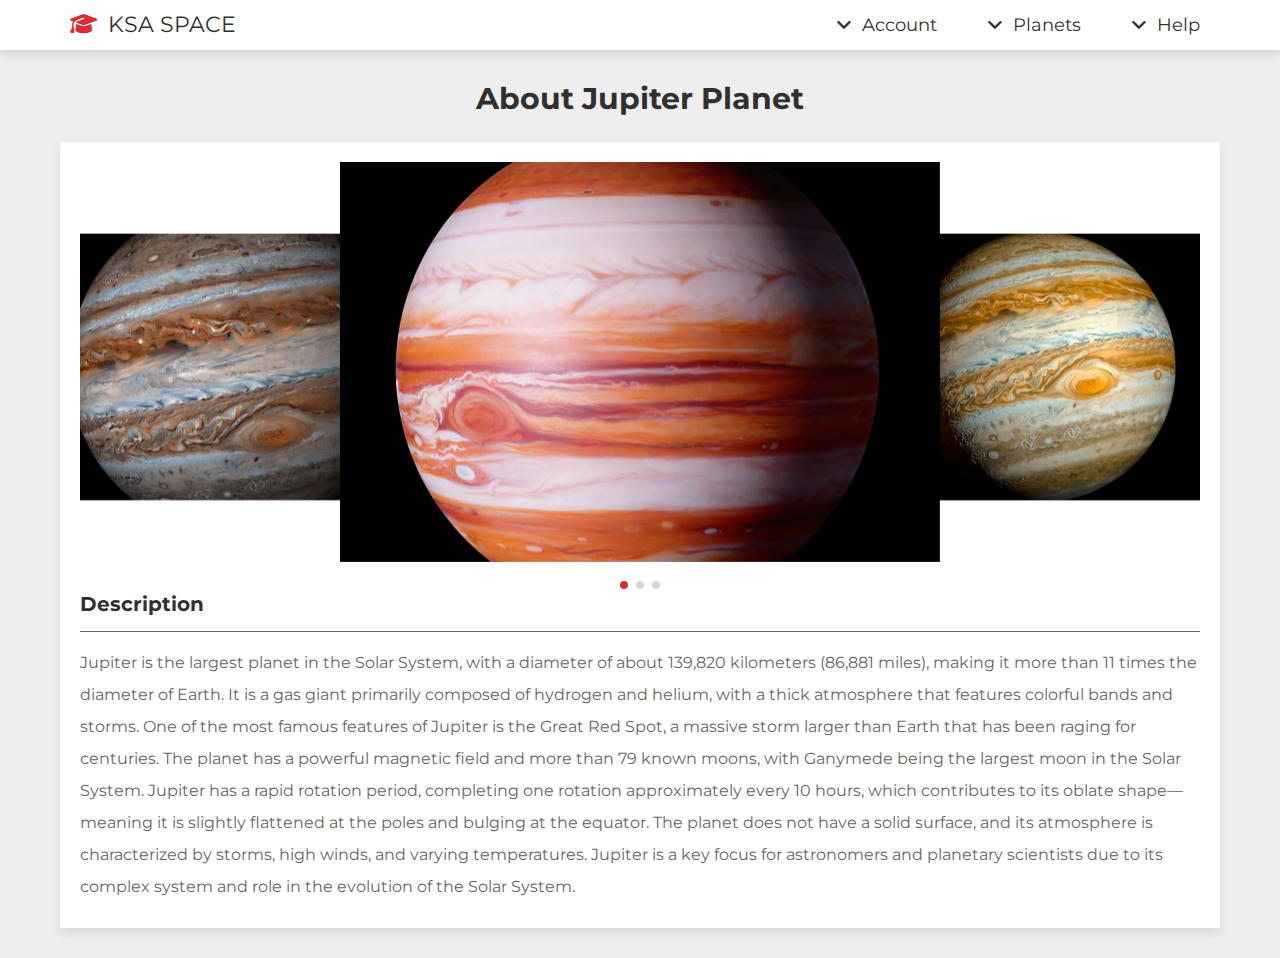
<file: jupiterplanet.html>
<!DOCTYPE html>
<html lang="en">

<head>
    <meta charset="UTF-8">
    <meta http-equiv="X-UA-Compatible" content="IE=edge">
    <meta name="viewport" content="width=device-width, initial-scale=1.0">
    <title>Jupiter Planet</title>

    <link rel="stylesheet" href="https://cdn.jsdelivr.net/npm/swiper@8/swiper-bundle.min.css" />

    <!-- font awesome cdn link  -->
    <link rel="stylesheet" href="https://cdnjs.cloudflare.com/ajax/libs/font-awesome/6.2.0/css/all.min.css">
    <link rel="stylesheet" href="css/Style1.css">
</head>

<body>
    <header class="header">
        <nav class="navbar nav-2">
            <section class="flex">
                <div id="menu-btn" class="fas fa-bars"></div>
    
                <div class="menu">
                    <ul >
                        <li><a href=" #">Account<i class="fas fa-angle-down" style="margin-right: 10px;"></i></a>
                            <ul>
                                <li><a href="login.index">Login</a></li>
                                <li><a href="register.index">Register</a>
                            </ul>
                        </li>
                        <li><a href="#">Planets<i class="fas fa-angle-down" style="margin-right: 10px;"></i></a>
                        </li>
                        <li><a href="#">Help<i class="fas fa-angle-down" style="margin-right: 10px;"></i></a>
                            <ul>
                                <li><a href="#">About Us</a></i></li>
                            </ul>
                        </li>
                    </ul>
                </div>
                <a href="index.html" class="logo">KSA SPACE<i class="fa-solid fa-graduation-cap"
                        style="margin-left: 10px;"></i></a>
    
            </section>
        </nav>
    
    </header>
    <!-- view property section starts  -->

    <section class="view-property">

        <h1 class="heading">About Jupiter Planet</h1>
        <div class="details" >
            <div class="swiper images-container">
                <div class="swiper-wrapper">
                    <img src="images/jupiter1.jpg" alt="" class="swiper-slide">
                    <img src="images/jupiter2.jpg" alt="" class="swiper-slide">
                    <img src="images/jupiter3.jpg" alt="" class="swiper-slide">
                </div>
                <div class="swiper-pagination"></div>
            </div>
            <h3 class="title">Description</h3>
            <p class="description">Jupiter is the largest planet in the Solar System, with a diameter of about 139,820 kilometers (86,881 miles), making it more than 11 times the diameter of Earth. It is a gas giant primarily composed of hydrogen and helium, with a thick atmosphere that features colorful bands and storms.

                One of the most famous features of Jupiter is the Great Red Spot, a massive storm larger than Earth that has been raging for centuries. The planet has a powerful magnetic field and more than 79 known moons, with Ganymede being the largest moon in the Solar System.
                
                Jupiter has a rapid rotation period, completing one rotation approximately every 10 hours, which contributes to its oblate shape—meaning it is slightly flattened at the poles and bulging at the equator. The planet does not have a solid surface, and its atmosphere is characterized by storms, high winds, and varying temperatures. Jupiter is a key focus for astronomers and planetary scientists due to its complex system and role in the evolution of the Solar System.
                </p>
        </div>

    </section>










    <script src="https://cdn.jsdelivr.net/npm/swiper@8/swiper-bundle.min.js"></script>
    <!-- custom js file link  -->
    <script src="js/script.js"></script>
    <script>
    var swiper = new Swiper(".images-container", {
        effect: "coverflow",
        grabCursor: true,
        centeredSlides: true,
        slidesPerView: "auto",
        loop: true,
        coverflowEffect: {
            rotate: 0,
            stretch: 0,
            depth: 200,
            modifier: 3,
            slideShadows: true,
        },
        pagination: {
            el: ".swiper-pagination",
        },
    });
    </script>
</body>

</html>
</file>
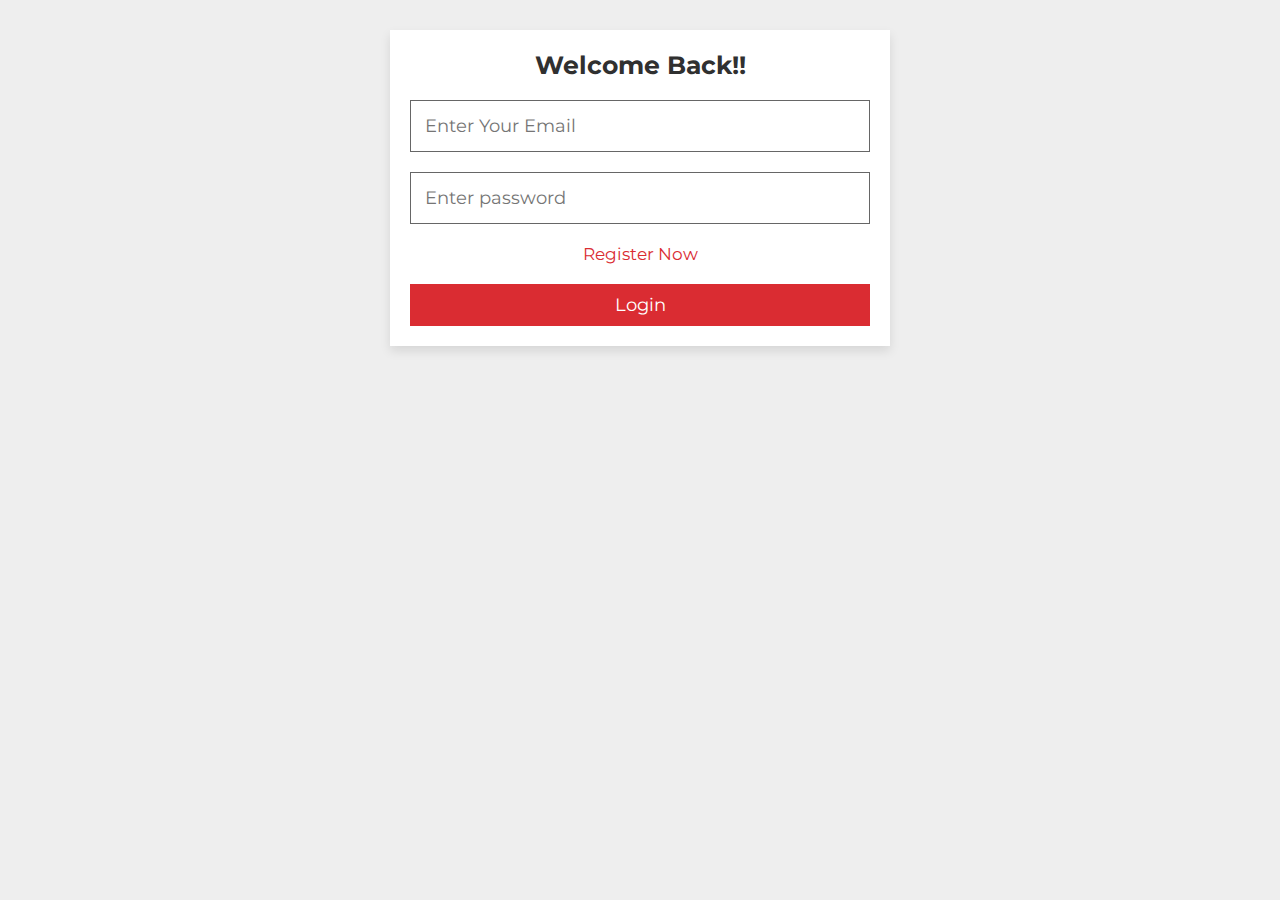
<file: login.html>
<!DOCTYPE html>
<html lang="en">

<head>
   <meta charset="UTF-8">
   <meta http-equiv="X-UA-Compatible" content="IE=edge">
   <meta name="viewport" content="width=device-width, initial-scale=1.0">
   <title>Login</title>

   <!-- font awesome cdn link  -->
   <link rel="stylesheet" href="https://cdnjs.cloudflare.com/ajax/libs/font-awesome/6.2.0/css/all.min.css">

   <!-- custom css file link  -->
   <link rel="stylesheet" href="css/Style1.css">

</head>

<body>

   <!-- login section starts  -->

   <section class="form-container">

      <form method="post" >
         <h3>Welcome back!!</h3>
         <input type="email" name="email" required maxlength="50" placeholder="Enter Your Email" class="box" autofocus>
         <input type="password" name="pass" required maxlength="20" placeholder="Enter password" class="box">
         <p><a href="register.html">Register Now</a></p>
         <input type="submit" value="Login" name="submit" class="btn">
      </form>

   </section>

   <!-- login section ends -->
   <script src="js/script.js"></script>

</body>

</html>
</file>
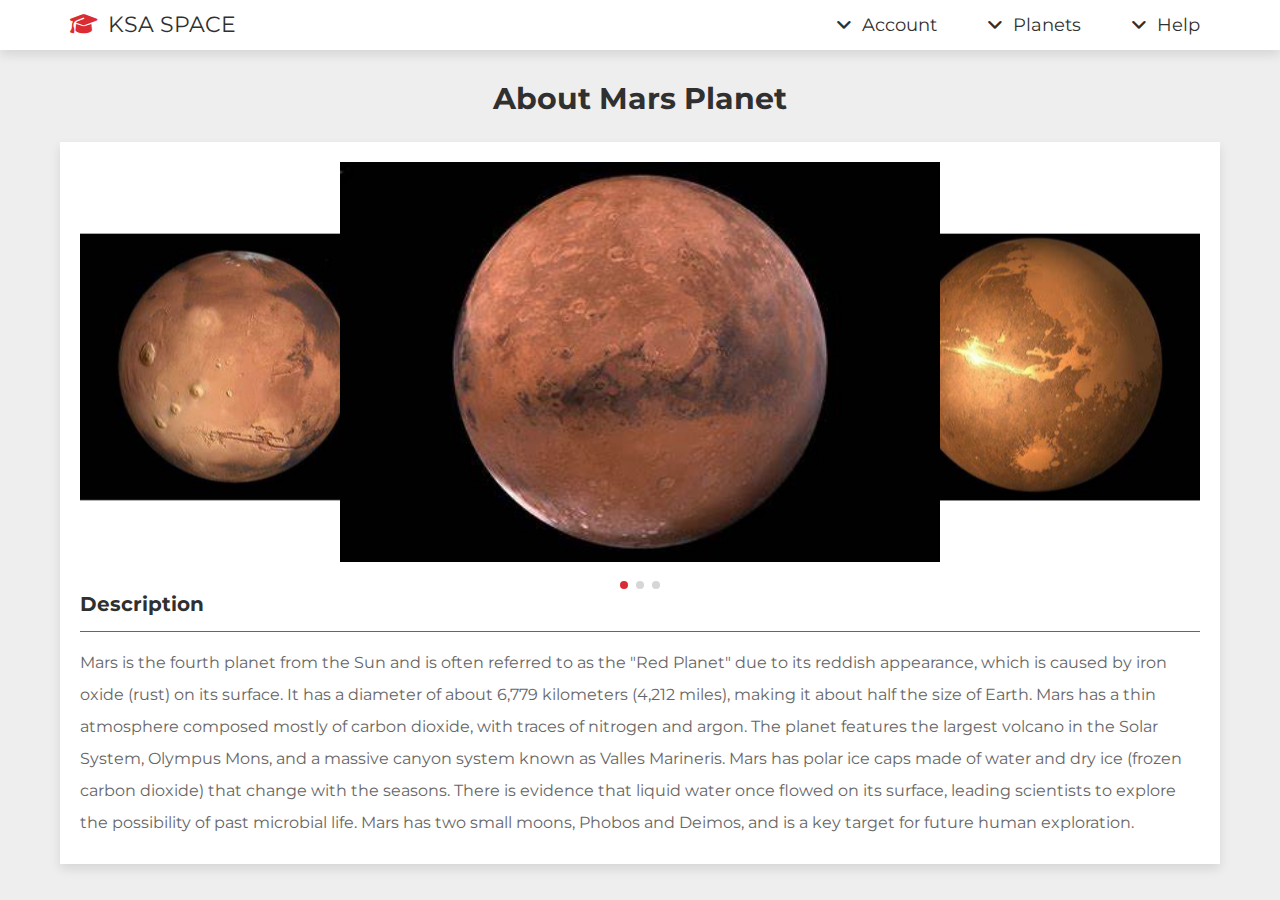
<file: marsplanet.html>
<!DOCTYPE html>
<html lang="en">

<head>
    <meta charset="UTF-8">
    <meta http-equiv="X-UA-Compatible" content="IE=edge">
    <meta name="viewport" content="width=device-width, initial-scale=1.0">
    <title>Mars Planet</title>

    <link rel="stylesheet" href="https://cdn.jsdelivr.net/npm/swiper@8/swiper-bundle.min.css" />

    <!-- font awesome cdn link  -->
    <link rel="stylesheet" href="https://cdnjs.cloudflare.com/ajax/libs/font-awesome/6.2.0/css/all.min.css">
    <link rel="stylesheet" href="css/Style1.css">
</head>

<body>
    <header class="header">
        <nav class="navbar nav-2">
            <section class="flex">
                <div id="menu-btn" class="fas fa-bars"></div>
    
                <div class="menu">
                    <ul >
                        <li><a href=" #">Account<i class="fas fa-angle-down" style="margin-right: 10px;"></i></a>
                            <ul>
                                <li><a href="login.index">Login</a></li>
                                <li><a href="register.index">Register</a>
                            </ul>
                        </li>
                        <li><a href="#">Planets<i class="fas fa-angle-down" style="margin-right: 10px;"></i></a>
                        </li>
                        <li><a href="#">Help<i class="fas fa-angle-down" style="margin-right: 10px;"></i></a>
                            <ul>
                                <li><a href="#">About Us</a></i></li>
                            </ul>
                        </li>
                    </ul>
                </div>
                <a href="index.html" class="logo">KSA SPACE<i class="fa-solid fa-graduation-cap"
                        style="margin-left: 10px;"></i></a>
    
            </section>
        </nav>
    
    </header>
    <!-- view property section starts  -->

    <section class="view-property">

        <h1 class="heading">About Mars Planet</h1>
        <div class="details" >
            <div class="swiper images-container">
                <div class="swiper-wrapper">
                    <img src="images/mars1.jpg" alt="" class="swiper-slide">
                    <img src="images/mars2.jpg" alt="" class="swiper-slide">
                    <img src="images/mars3.jpg" alt="" class="swiper-slide">
                </div>
                <div class="swiper-pagination"></div>
            </div>
            <h3 class="title">Description</h3>
            <p class="description">Mars is the fourth planet from the Sun and is often referred to as the "Red Planet" due to its reddish appearance, which is caused by iron oxide (rust) on its surface. It has a diameter of about 6,779 kilometers (4,212 miles), making it about half the size of Earth. Mars has a thin atmosphere composed mostly of carbon dioxide, with traces of nitrogen and argon.

                The planet features the largest volcano in the Solar System, Olympus Mons, and a massive canyon system known as Valles Marineris. Mars has polar ice caps made of water and dry ice (frozen carbon dioxide) that change with the seasons. There is evidence that liquid water once flowed on its surface, leading scientists to explore the possibility of past microbial life. Mars has two small moons, Phobos and Deimos, and is a key target for future human exploration.
                </p>
        </div>

    </section>










    <script src="https://cdn.jsdelivr.net/npm/swiper@8/swiper-bundle.min.js"></script>
    <!-- custom js file link  -->
    <script src="js/script.js"></script>
    <script>
    var swiper = new Swiper(".images-container", {
        effect: "coverflow",
        grabCursor: true,
        centeredSlides: true,
        slidesPerView: "auto",
        loop: true,
        coverflowEffect: {
            rotate: 0,
            stretch: 0,
            depth: 200,
            modifier: 3,
            slideShadows: true,
        },
        pagination: {
            el: ".swiper-pagination",
        },
    });
    </script>
</body>

</html>
</file>
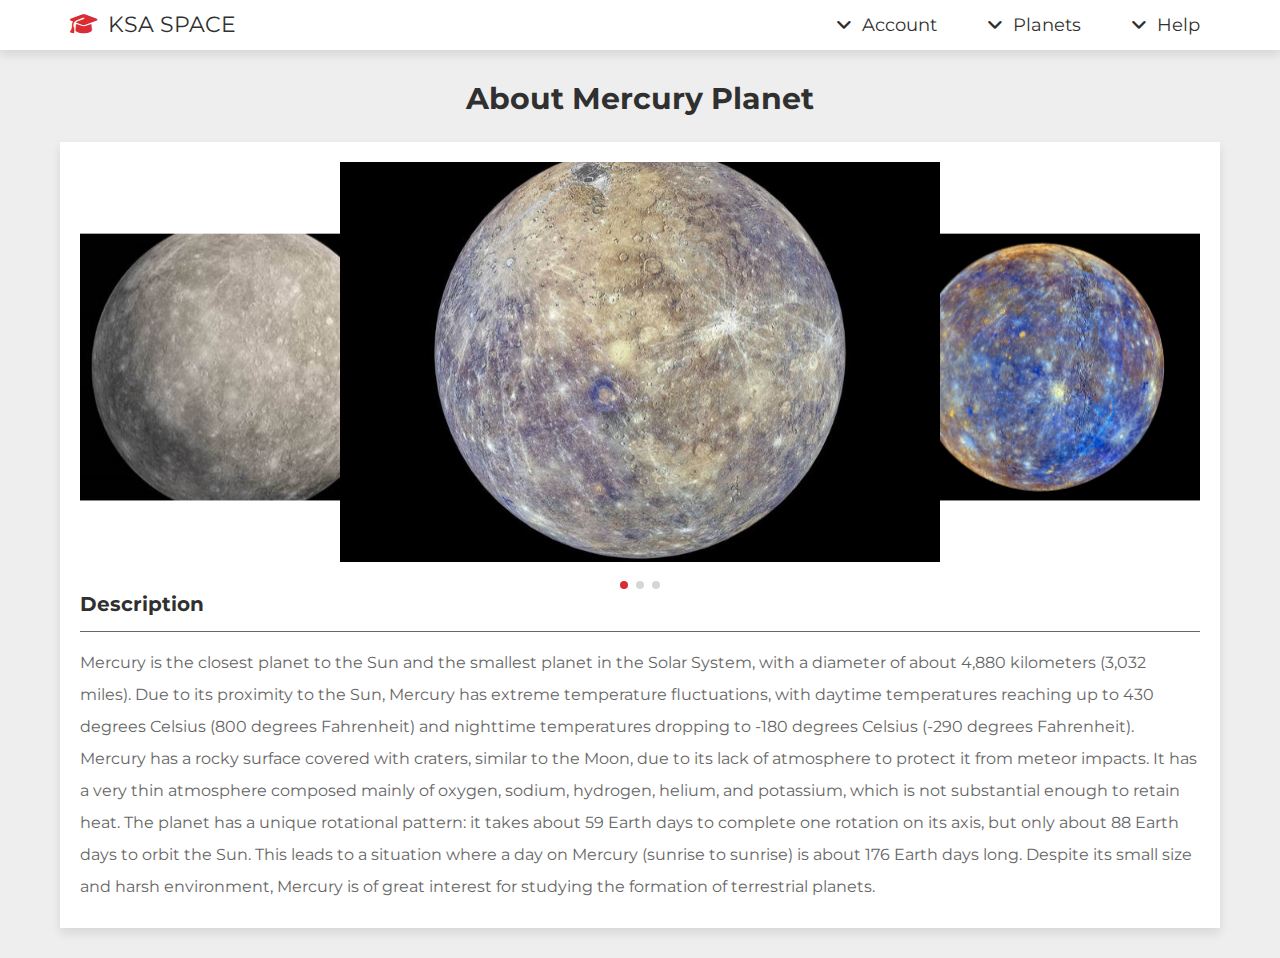
<file: mercuryplanet.html>
<!DOCTYPE html>
<html lang="en">

<head>
    <meta charset="UTF-8">
    <meta http-equiv="X-UA-Compatible" content="IE=edge">
    <meta name="viewport" content="width=device-width, initial-scale=1.0">
    <title>Mercury Planet</title>

    <link rel="stylesheet" href="https://cdn.jsdelivr.net/npm/swiper@8/swiper-bundle.min.css" />

    <!-- font awesome cdn link  -->
    <link rel="stylesheet" href="https://cdnjs.cloudflare.com/ajax/libs/font-awesome/6.2.0/css/all.min.css">
    <link rel="stylesheet" href="css/Style1.css">
</head>

<body>
    <header class="header">
        <nav class="navbar nav-2">
            <section class="flex">
                <div id="menu-btn" class="fas fa-bars"></div>
    
                <div class="menu">
                    <ul >
                        <li><a href=" #">Account<i class="fas fa-angle-down" style="margin-right: 10px;"></i></a>
                            <ul>
                                <li><a href="login.index">Login</a></li>
                                <li><a href="register.index">Register</a>
                            </ul>
                        </li>
                        <li><a href="#">Planets<i class="fas fa-angle-down" style="margin-right: 10px;"></i></a>
                        </li>
                        <li><a href="#">Help<i class="fas fa-angle-down" style="margin-right: 10px;"></i></a>
                            <ul>
                                <li><a href="#">About Us</a></i></li>
                            </ul>
                        </li>
                    </ul>
                </div>
                <a href="index.html" class="logo">KSA SPACE<i class="fa-solid fa-graduation-cap"
                        style="margin-left: 10px;"></i></a>
    
            </section>
        </nav>
    
    </header>
    <!-- view property section starts  -->

    <section class="view-property">

        <h1 class="heading">About Mercury Planet</h1>
        <div class="details" >
            <div class="swiper images-container">
                <div class="swiper-wrapper">
                    <img src="images/mercury1.jpeg" alt="" class="swiper-slide">
                    <img src="images/mercury1.jpg" alt="" class="swiper-slide">
                    <img src="images/mercury2.jpg" alt="" class="swiper-slide">
                </div>
                <div class="swiper-pagination"></div>
            </div>
            <h3 class="title">Description</h3>
            <p class="description">Mercury is the closest planet to the Sun and the smallest planet in the Solar System, with a diameter of about 4,880 kilometers (3,032 miles). Due to its proximity to the Sun, Mercury has extreme temperature fluctuations, with daytime temperatures reaching up to 430 degrees Celsius (800 degrees Fahrenheit) and nighttime temperatures dropping to -180 degrees Celsius (-290 degrees Fahrenheit).

                Mercury has a rocky surface covered with craters, similar to the Moon, due to its lack of atmosphere to protect it from meteor impacts. It has a very thin atmosphere composed mainly of oxygen, sodium, hydrogen, helium, and potassium, which is not substantial enough to retain heat.
                
                The planet has a unique rotational pattern: it takes about 59 Earth days to complete one rotation on its axis, but only about 88 Earth days to orbit the Sun. This leads to a situation where a day on Mercury (sunrise to sunrise) is about 176 Earth days long. Despite its small size and harsh environment, Mercury is of great interest for studying the formation of terrestrial planets.
                </p>
        </div>

    </section>










    <script src="https://cdn.jsdelivr.net/npm/swiper@8/swiper-bundle.min.js"></script>
    <!-- custom js file link  -->
    <script src="js/script.js"></script>
    <script>
    var swiper = new Swiper(".images-container", {
        effect: "coverflow",
        grabCursor: true,
        centeredSlides: true,
        slidesPerView: "auto",
        loop: true,
        coverflowEffect: {
            rotate: 0,
            stretch: 0,
            depth: 200,
            modifier: 3,
            slideShadows: true,
        },
        pagination: {
            el: ".swiper-pagination",
        },
    });
    </script>
</body>

</html>
</file>
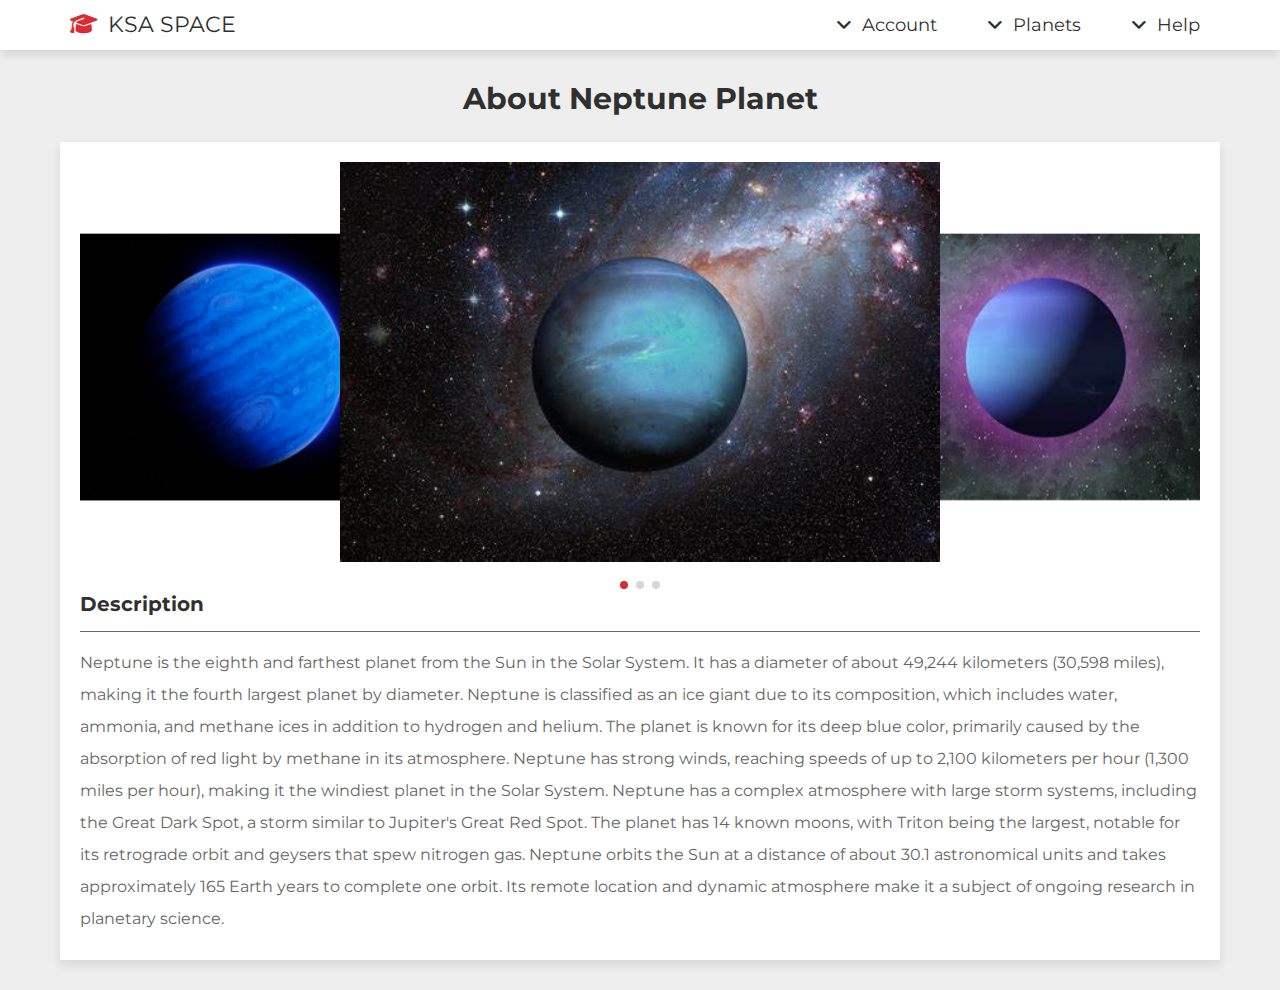
<file: neptuneplanet.html>
<!DOCTYPE html>
<html lang="en">

<head>
    <meta charset="UTF-8">
    <meta http-equiv="X-UA-Compatible" content="IE=edge">
    <meta name="viewport" content="width=device-width, initial-scale=1.0">
    <title>Neptune Planet</title>

    <link rel="stylesheet" href="https://cdn.jsdelivr.net/npm/swiper@8/swiper-bundle.min.css" />

    <!-- font awesome cdn link  -->
    <link rel="stylesheet" href="https://cdnjs.cloudflare.com/ajax/libs/font-awesome/6.2.0/css/all.min.css">
    <link rel="stylesheet" href="css/Style1.css">
</head>

<body>
    <header class="header">
        <nav class="navbar nav-2">
            <section class="flex">
                <div id="menu-btn" class="fas fa-bars"></div>
    
                <div class="menu">
                    <ul >
                        <li><a href=" #">Account<i class="fas fa-angle-down" style="margin-right: 10px;"></i></a>
                            <ul>
                                <li><a href="login.index">Login</a></li>
                                <li><a href="register.index">Register</a>
                            </ul>
                        </li>
                        <li><a href="#">Planets<i class="fas fa-angle-down" style="margin-right: 10px;"></i></a>
                        </li>
                        <li><a href="#">Help<i class="fas fa-angle-down" style="margin-right: 10px;"></i></a>
                            <ul>
                                <li><a href="#">About Us</a></i></li>
                            </ul>
                        </li>
                    </ul>
                </div>
                <a href="index.html" class="logo">KSA SPACE<i class="fa-solid fa-graduation-cap"
                        style="margin-left: 10px;"></i></a>
    
            </section>
        </nav>
    
    </header>
    <!-- view property section starts  -->

    <section class="view-property">

        <h1 class="heading">About Neptune Planet</h1>
        <div class="details" >
            <div class="swiper images-container">
                <div class="swiper-wrapper">
                    <img src="images/neptune1.jpg" alt="" class="swiper-slide">
                    <img src="images/neptune2.jpg" alt="" class="swiper-slide">
                    <img src="images/neptune3.jpg" alt="" class="swiper-slide">
                </div>
                <div class="swiper-pagination"></div>
            </div>
            <h3 class="title">Description</h3>
            <p class="description">Neptune is the eighth and farthest planet from the Sun in the Solar System. It has a diameter of about 49,244 kilometers (30,598 miles), making it the fourth largest planet by diameter. Neptune is classified as an ice giant due to its composition, which includes water, ammonia, and methane ices in addition to hydrogen and helium.

                The planet is known for its deep blue color, primarily caused by the absorption of red light by methane in its atmosphere. Neptune has strong winds, reaching speeds of up to 2,100 kilometers per hour (1,300 miles per hour), making it the windiest planet in the Solar System.
                
                Neptune has a complex atmosphere with large storm systems, including the Great Dark Spot, a storm similar to Jupiter's Great Red Spot. The planet has 14 known moons, with Triton being the largest, notable for its retrograde orbit and geysers that spew nitrogen gas.
                
                Neptune orbits the Sun at a distance of about 30.1 astronomical units and takes approximately 165 Earth years to complete one orbit. Its remote location and dynamic atmosphere make it a subject of ongoing research in planetary science.
                </p>
        </div>

    </section>










    <script src="https://cdn.jsdelivr.net/npm/swiper@8/swiper-bundle.min.js"></script>
    <!-- custom js file link  -->
    <script src="js/script.js"></script>
    <script>
    var swiper = new Swiper(".images-container", {
        effect: "coverflow",
        grabCursor: true,
        centeredSlides: true,
        slidesPerView: "auto",
        loop: true,
        coverflowEffect: {
            rotate: 0,
            stretch: 0,
            depth: 200,
            modifier: 3,
            slideShadows: true,
        },
        pagination: {
            el: ".swiper-pagination",
        },
    });
    </script>
</body>

</html>
</file>
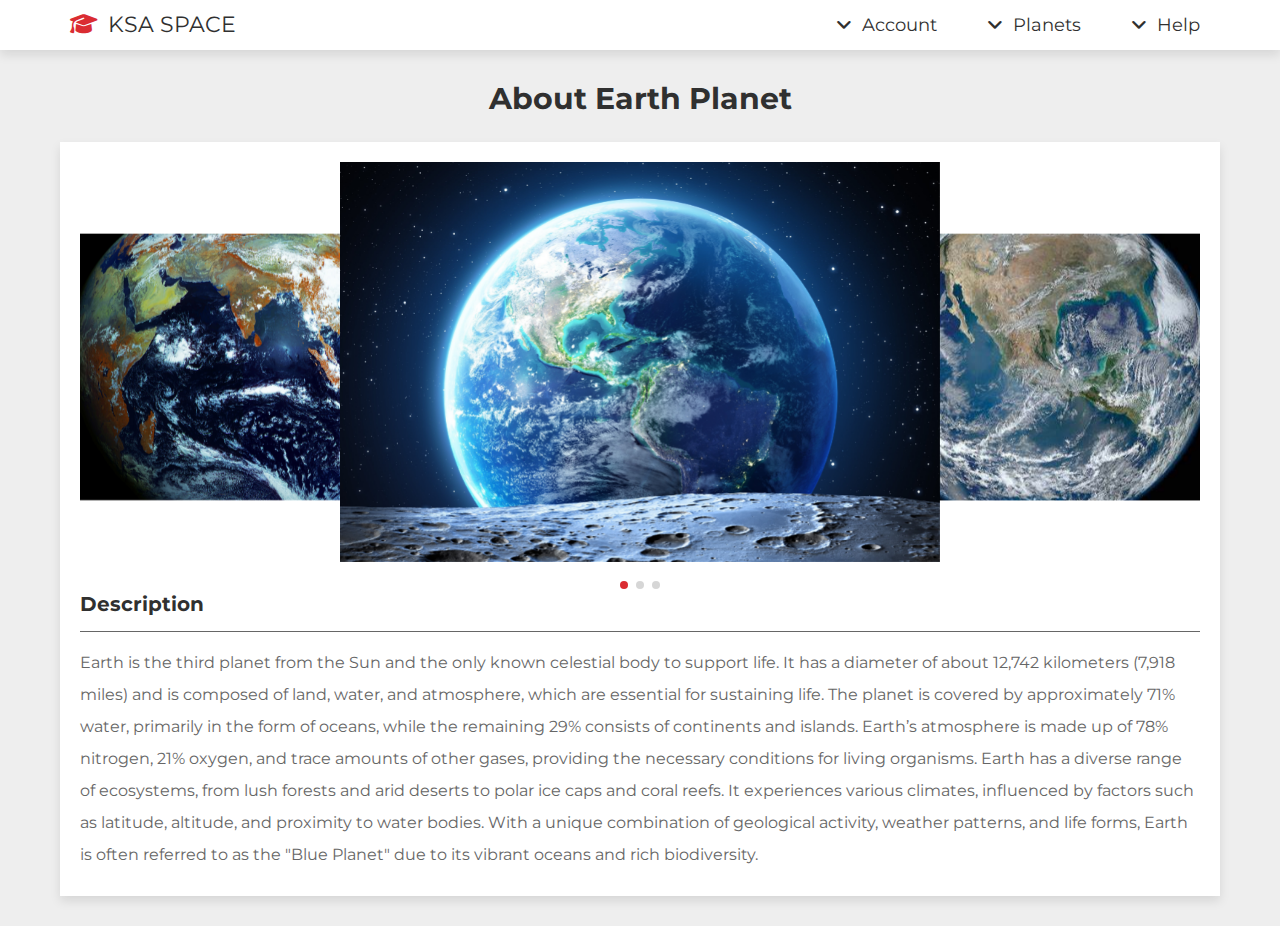
<file: planetEarth.html>
<!DOCTYPE html>
<html lang="en">

<head>
    <meta charset="UTF-8">
    <meta http-equiv="X-UA-Compatible" content="IE=edge">
    <meta name="viewport" content="width=device-width, initial-scale=1.0">
    <title>Earth Planet</title>

    <link rel="stylesheet" href="https://cdn.jsdelivr.net/npm/swiper@8/swiper-bundle.min.css" />

    <!-- font awesome cdn link  -->
    <link rel="stylesheet" href="https://cdnjs.cloudflare.com/ajax/libs/font-awesome/6.2.0/css/all.min.css">

    <!-- custom css file link  -->
    <!-- <link rel="stylesheet" href="css/style.css"> -->
    <link rel="stylesheet" href="css/Style1.css">
</head>

<body>
    <header class="header">
        <nav class="navbar nav-2">
            <section class="flex">
                <div id="menu-btn" class="fas fa-bars"></div>
    
                <div class="menu">
                    <ul >
                        <li><a href=" #">Account<i class="fas fa-angle-down" style="margin-right: 10px;"></i></a>
                            <ul>
                                <li><a href="login.index">Login</a></li>
                                <li><a href="register.index">Register</a>
                            </ul>
                        </li>
                        <li><a href="#">Planets<i class="fas fa-angle-down" style="margin-right: 10px;"></i></a>
                        </li>
                        <li><a href="#">Help<i class="fas fa-angle-down" style="margin-right: 10px;"></i></a>
                            <ul>
                                <li><a href="about.index">About Us</a></i></li>
                            </ul>
                        </li>
                    </ul>
                </div>
                <a href="index.html" class="logo">KSA SPACE<i class="fa-solid fa-graduation-cap"
                        style="margin-left: 10px;"></i></a>
    
            </section>
        </nav>
    
    </header>
    <!-- view property section starts  -->

    <section class="view-property">

        <h1 class="heading">About Earth Planet</h1>
        <div class="details" >
            <div class="swiper images-container">
                <div class="swiper-wrapper">
                    <img src="images/earth1.jpg" alt="" class="swiper-slide">
                    <img src="images/earth2.jpg" alt="" class="swiper-slide">
                    <img src="images/earth3.jpg" alt="" class="swiper-slide">
                </div>
                <div class="swiper-pagination"></div>
            </div>
            <h3 class="title">Description</h3>
            <p class="description">Earth is the third planet from the Sun and the only known celestial body to support life. It has a diameter of about 12,742 kilometers (7,918 miles) and is composed of land, water, and atmosphere, which are essential for sustaining life.

                The planet is covered by approximately 71% water, primarily in the form of oceans, while the remaining 29% consists of continents and islands. Earth’s atmosphere is made up of 78% nitrogen, 21% oxygen, and trace amounts of other gases, providing the necessary conditions for living organisms.
                
                Earth has a diverse range of ecosystems, from lush forests and arid deserts to polar ice caps and coral reefs. It experiences various climates, influenced by factors such as latitude, altitude, and proximity to water bodies.
                
                With a unique combination of geological activity, weather patterns, and life forms, Earth is often referred to as the "Blue Planet" due to its vibrant oceans and rich biodiversity.
                </p>
        </div>

    </section>










    <script src="https://cdn.jsdelivr.net/npm/swiper@8/swiper-bundle.min.js"></script>
    <!-- custom js file link  -->
    <script src="js/script.js"></script>
    <script>
    var swiper = new Swiper(".images-container", {
        effect: "coverflow",
        grabCursor: true,
        centeredSlides: true,
        slidesPerView: "auto",
        loop: true,
        coverflowEffect: {
            rotate: 0,
            stretch: 0,
            depth: 200,
            modifier: 3,
            slideShadows: true,
        },
        pagination: {
            el: ".swiper-pagination",
        },
    });
    </script>
</body>

</html>
</file>
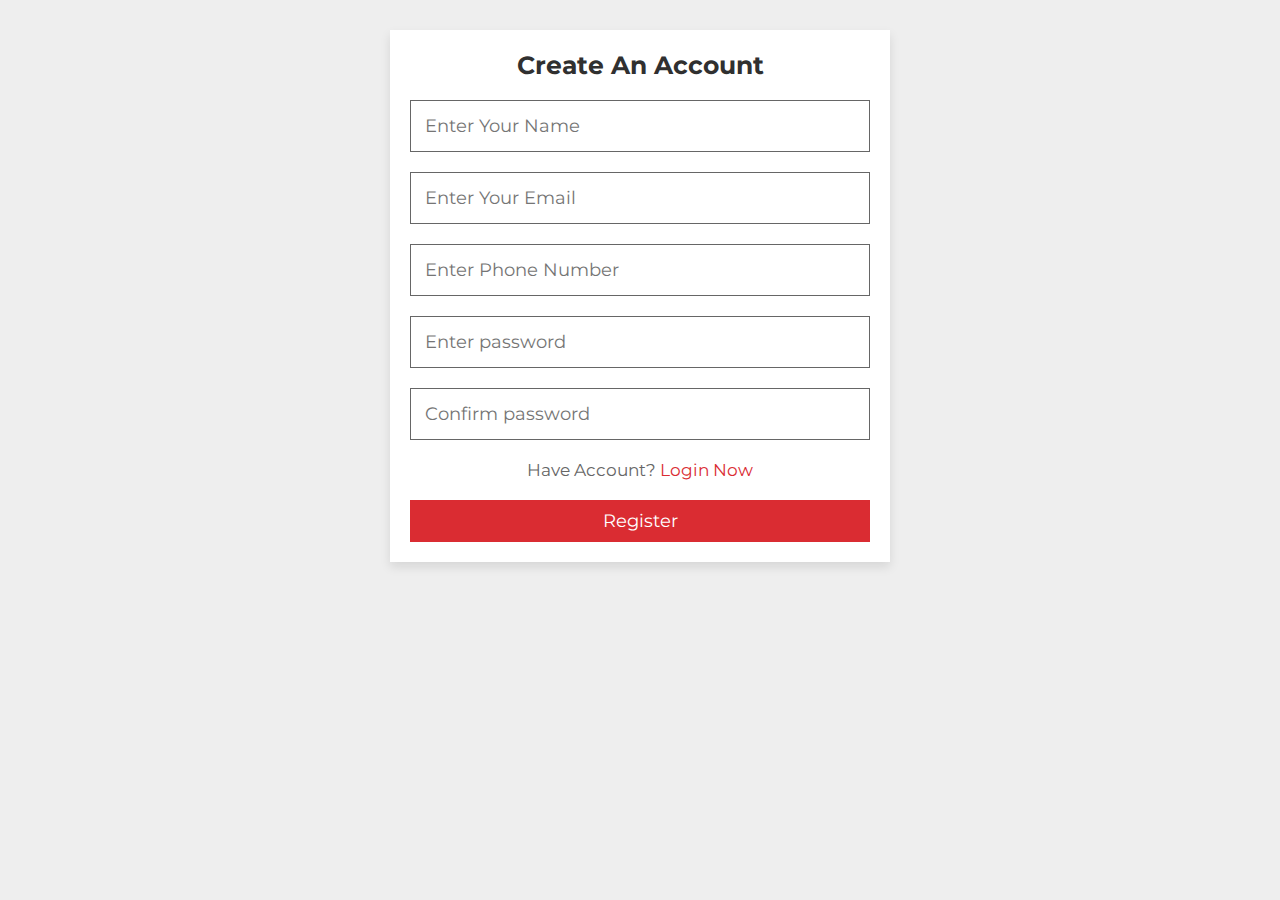
<file: register.html>
<!DOCTYPE html>
<html lang="en">

<head>
   <meta charset="UTF-8">
   <meta http-equiv="X-UA-Compatible" content="IE=edge">
   <meta name="viewport" content="width=device-width, initial-scale=1.0">
   <title>Login</title>

   <!-- font awesome cdn link  -->
   <link rel="stylesheet" href="https://cdnjs.cloudflare.com/ajax/libs/font-awesome/6.2.0/css/all.min.css">

   <!-- custom css file link  -->
   <link rel="stylesheet" href="css/Style1.css">

</head>

<body>

   <!-- login section starts  -->

   <section class="form-container">

      <form method="post" >
         <h3>Create An Account</h3>
         <input type="text" name="name" required maxlength="50" placeholder="Enter Your Name" class="box" autofocus>
         <input type="email" name="email" required maxlength="50" placeholder="Enter Your Email" class="box">
         <input type="tel" id="phone" name='number' min="0" pattern="[0-9]*" title="Number from 1 to 10"
             max="9999999999" maxlength="10" placeholder="Enter Phone Number" class="box" required>
         <input type="password" name="pass" required maxlength="20" placeholder="Enter password" class="box">
         <input type="password" name="c_pass" required maxlength="20" placeholder="Confirm password" class="box">
         <p>Have Account? <a href="login.php">Login Now </a></p>
         <input type="submit" value="Register" name="submit" class="btn">
      </form>

   </section>

   <!-- login section ends -->
   <script src="js/script.js"></script>

</body>

</html>
</file>
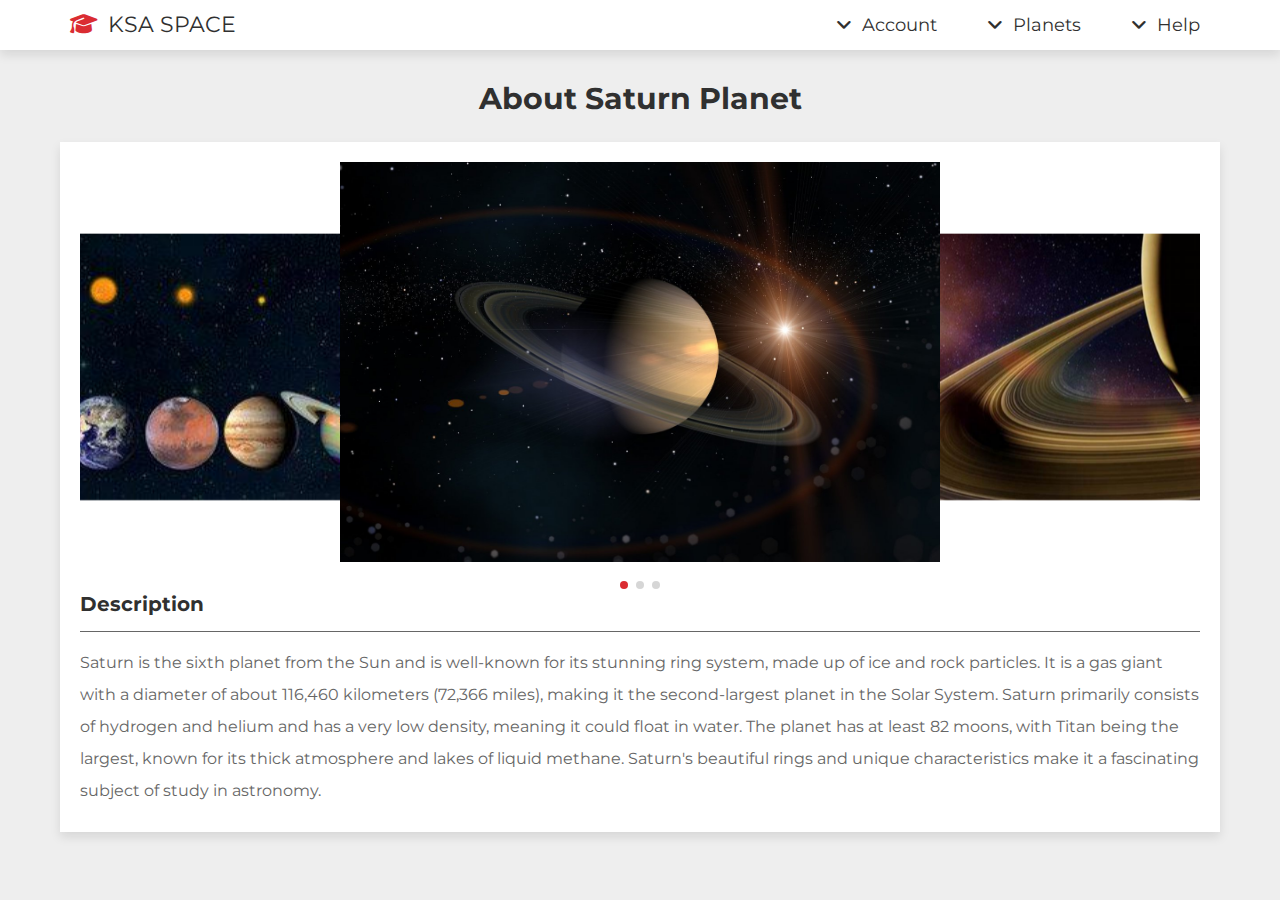
<file: saturnplanet.html>
<!DOCTYPE html>
<html lang="en">

<head>
    <meta charset="UTF-8">
    <meta http-equiv="X-UA-Compatible" content="IE=edge">
    <meta name="viewport" content="width=device-width, initial-scale=1.0">
    <title>Saturn Planet</title>

    <link rel="stylesheet" href="https://cdn.jsdelivr.net/npm/swiper@8/swiper-bundle.min.css" />

    <!-- font awesome cdn link  -->
    <link rel="stylesheet" href="https://cdnjs.cloudflare.com/ajax/libs/font-awesome/6.2.0/css/all.min.css">
    <link rel="stylesheet" href="css/Style1.css">
</head>

<body>
    <header class="header">
        <nav class="navbar nav-2">
            <section class="flex">
                <div id="menu-btn" class="fas fa-bars"></div>
    
                <div class="menu">
                    <ul >
                        <li><a href=" #">Account<i class="fas fa-angle-down" style="margin-right: 10px;"></i></a>
                            <ul>
                                <li><a href="login.index">Login</a></li>
                                <li><a href="register.index">Register</a>
                            </ul>
                        </li>
                        <li><a href="#">Planets<i class="fas fa-angle-down" style="margin-right: 10px;"></i></a>
                        </li>
                        <li><a href="#">Help<i class="fas fa-angle-down" style="margin-right: 10px;"></i></a>
                            <ul>
                                <li><a href="about.index">About Us</a></i></li>
                            </ul>
                        </li>
                    </ul>
                </div>
                <a href="index.html" class="logo">KSA SPACE<i class="fa-solid fa-graduation-cap"
                        style="margin-left: 10px;"></i></a>
    
            </section>
        </nav>
    
    </header>
    <!-- view property section starts  -->

    <section class="view-property">

        <h1 class="heading">About Saturn Planet</h1>
        <div class="details" >
            <div class="swiper images-container">
                <div class="swiper-wrapper">
                    <img src="images/saturn1.jpg" alt="" class="swiper-slide">
                    <img src="images/saturn2.jpg" alt="" class="swiper-slide">
                    <img src="images/saturn3.jpg" alt="" class="swiper-slide">
                </div>
                <div class="swiper-pagination"></div>
            </div>
            <h3 class="title">Description</h3>
            <p class="description">Saturn is the sixth planet from the Sun and is well-known for its stunning ring system, 
                made up of ice and rock particles. It is a gas giant with a diameter of about 116,460 kilometers (72,366 miles),
                 making it the second-largest planet in the Solar System. Saturn primarily consists of hydrogen and helium and has a
                  very low density, meaning it could float in water. The planet has at least 82 moons, with Titan being the largest, known for its thick atmosphere and lakes of liquid methane. Saturn's beautiful rings and unique characteristics make it a fascinating subject of study in astronomy.
                </p>
        </div>

    </section>










    <script src="https://cdn.jsdelivr.net/npm/swiper@8/swiper-bundle.min.js"></script>
    <!-- custom js file link  -->
    <script src="js/script.js"></script>
    <script>
    var swiper = new Swiper(".images-container", {
        effect: "coverflow",
        grabCursor: true,
        centeredSlides: true,
        slidesPerView: "auto",
        loop: true,
        coverflowEffect: {
            rotate: 0,
            stretch: 0,
            depth: 200,
            modifier: 3,
            slideShadows: true,
        },
        pagination: {
            el: ".swiper-pagination",
        },
    });
    </script>
</body>

</html>
</file>
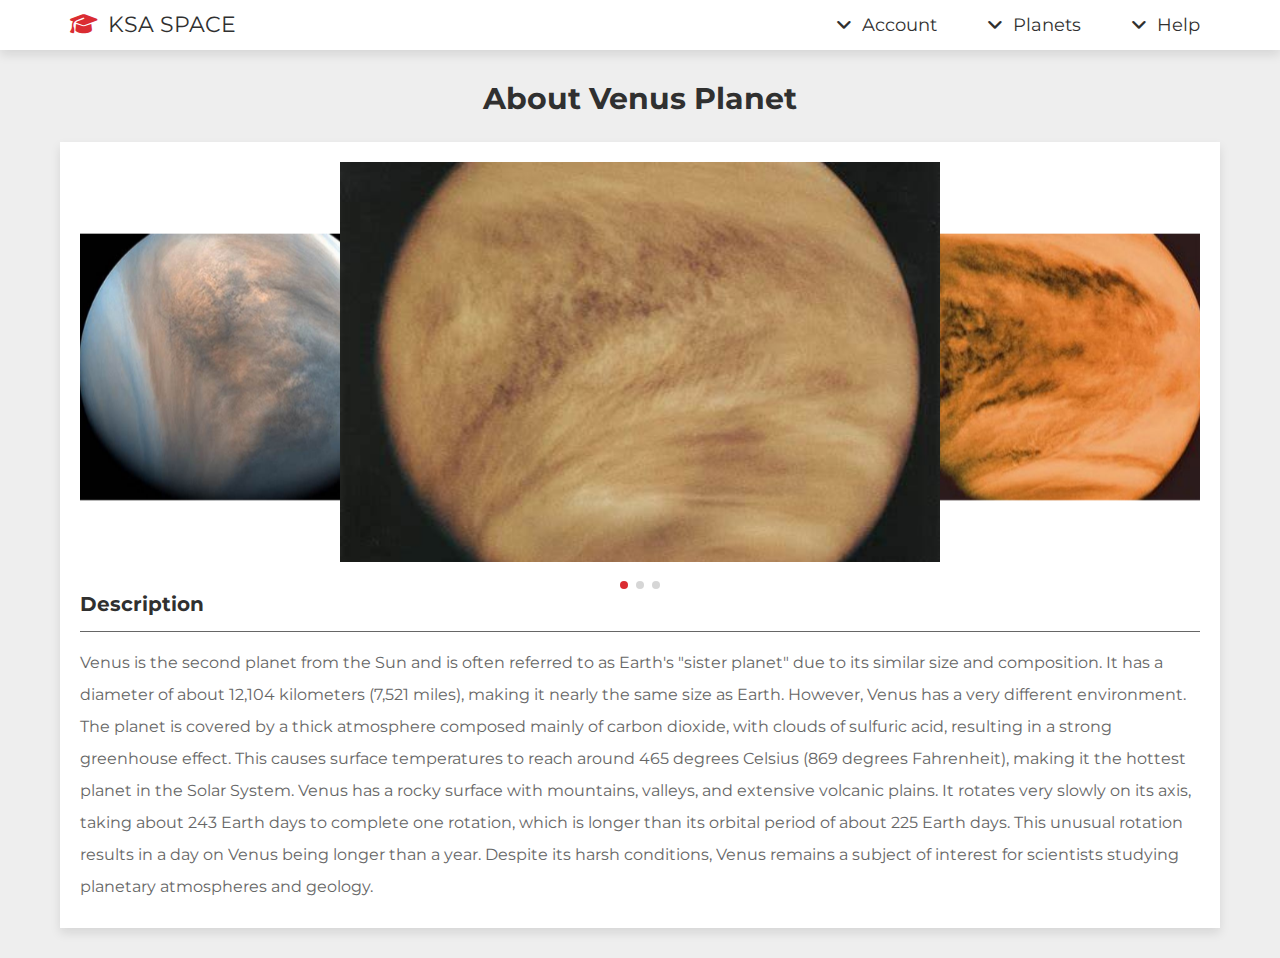
<file: venusPlanet.html>
<!DOCTYPE html>
<html lang="en">

<head>
    <meta charset="UTF-8">
    <meta http-equiv="X-UA-Compatible" content="IE=edge">
    <meta name="viewport" content="width=device-width, initial-scale=1.0">
    <title>Venus Planet</title>

    <link rel="stylesheet" href="https://cdn.jsdelivr.net/npm/swiper@8/swiper-bundle.min.css" />

    <!-- font awesome cdn link  -->
    <link rel="stylesheet" href="https://cdnjs.cloudflare.com/ajax/libs/font-awesome/6.2.0/css/all.min.css">
    <link rel="stylesheet" href="css/Style1.css">
</head>

<body>
    <header class="header">
        <nav class="navbar nav-2">
            <section class="flex">
                <div id="menu-btn" class="fas fa-bars"></div>
    
                <div class="menu">
                    <ul >
                        <li><a href=" #">Account<i class="fas fa-angle-down" style="margin-right: 10px;"></i></a>
                            <ul>
                                <li><a href="login.index">Login</a></li>
                                <li><a href="register.index">Register</a>
                            </ul>
                        </li>
                        <li><a href="#">Planets<i class="fas fa-angle-down" style="margin-right: 10px;"></i></a>
                        </li>
                        <li><a href="#">Help<i class="fas fa-angle-down" style="margin-right: 10px;"></i></a>
                            <ul>
                                <li><a href="about.index">About Us</a></i></li>
                            </ul>
                        </li>
                    </ul>
                </div>
                <a href="index.html" class="logo">KSA SPACE<i class="fa-solid fa-graduation-cap"
                        style="margin-left: 10px;"></i></a>
    
            </section>
        </nav>
    
    </header>
    <!-- view property section starts  -->

    <section class="view-property">

        <h1 class="heading">About Venus Planet</h1>
        <div class="details" >
            <div class="swiper images-container">
                <div class="swiper-wrapper">
                    <img src="images/venus1.jpg" alt="" class="swiper-slide">
                    <img src="images/venus2.jpg" alt="" class="swiper-slide">
                    <img src="images/venus3.jpg" alt="" class="swiper-slide">
                </div>
                <div class="swiper-pagination"></div>
            </div>
            <h3 class="title">Description</h3>
            <p class="description">Venus is the second planet from the Sun and is often referred to as Earth's "sister planet" due to its similar size and composition. It has a diameter of about 12,104 kilometers (7,521 miles), making it nearly the same size as Earth. However, Venus has a very different environment.

                The planet is covered by a thick atmosphere composed mainly of carbon dioxide, with clouds of sulfuric acid, resulting in a strong greenhouse effect. This causes surface temperatures to reach around 465 degrees Celsius (869 degrees Fahrenheit), making it the hottest planet in the Solar System.
                
                Venus has a rocky surface with mountains, valleys, and extensive volcanic plains. It rotates very slowly on its axis, taking about 243 Earth days to complete one rotation, which is longer than its orbital period of about 225 Earth days. This unusual rotation results in a day on Venus being longer than a year. Despite its harsh conditions, Venus remains a subject of interest for scientists studying planetary atmospheres and geology.
                </p>
        </div>

    </section>










    <script src="https://cdn.jsdelivr.net/npm/swiper@8/swiper-bundle.min.js"></script>
    <!-- custom js file link  -->
    <script src="js/script.js"></script>
    <script>
    var swiper = new Swiper(".images-container", {
        effect: "coverflow",
        grabCursor: true,
        centeredSlides: true,
        slidesPerView: "auto",
        loop: true,
        coverflowEffect: {
            rotate: 0,
            stretch: 0,
            depth: 200,
            modifier: 3,
            slideShadows: true,
        },
        pagination: {
            el: ".swiper-pagination",
        },
    });
    </script>
</body>

</html>
</file>
<file: css/Style1.css>
@import url('https://fonts.googleapis.com/css2?family=Montserrat:wght@100;200;300;400&display=swap');

:root{
   --main-color:#DA2C32;
   --light-color:#666;
   --light-bg:#eee;
   --white:#fff;
   --black:#303030;
   --border:.1rem solid var(--light-color);
   --box-shodow:0 .5rem 1rem rgba(0,0,0,.1);
}

*{
   font-family: 'Montserrat', sans-serif;
   margin: 0; padding: 0;
   box-sizing: border-box;
   outline: none; border: none;
   text-decoration: none;
}

*::selection{
   background-color: var(--main-color);
   color: var(--white);
}

*::-webkit-scrollbar{
   height: .5rem;
   width: 1rem;
}

*::-webkit-scrollbar-track{
   background-color: transparent;
}

*::-webkit-scrollbar-thumb{
   background-color: var(--main-color);
}

html{
   font-size: 62.5%;
   overflow-x: hidden;
   scroll-behavior: smooth;
   scroll-padding-top: 10rem;
}

body{
   background-color: var(--light-bg);
}

section{
   padding: 3rem 2rem;
   max-width: 1200px;
   margin: 0 auto;
}

.heading{
   text-align: center;
   padding-bottom: 2.5rem;
   font-size: 3rem;
   color: var(--black);
   text-transform: capitalize;
}

.empty{
   width: 100%;
   background-color: var(--white);
   padding: 1.5rem;
   text-align: center;
   font-size: 2rem;
   color: var(--black);
}

.btn,
.inline-btn{
   margin-top: 1rem;
   padding: 1rem 3rem;
   background-color: var(--main-color);
   color: var(--white);
   cursor: pointer;
   text-align: center;
   font-size: 1.8rem;
   text-transform: capitalize;
}

.btn:hover,
.inline-btn:hover{
   background-color: var(--black);
}

.btn{
   display: block;
   width: 100%;
}

.inline-btn{
   display: inline-block;
}

.flex-btn {
    display: flex;
    gap: 1rem;
    justify-content: space-between;
    align-items: flex-end;
    flex-wrap: wrap;
}

.header{
   position: sticky;
   top: 0; left: 0; right: 0;
   z-index: 1000;
   box-shadow: var(--box-shodow);
   direction: rtl;
}

.header .navbar.nav-1 .flex{
   padding-top: 1rem;
   padding-bottom: 1rem;
}

.header .navbar.nav-2 .flex{
   padding-top: 0;
   padding-bottom: 0;
}

.header .navbar.nav-1{
   background-color: var(--black);
}

.header .navbar.nav-2{
   background-color: var(--white);
}

.header .navbar .flex{
   display: flex;
   align-items: center;
   justify-content: space-between;
}

.header .navbar .flex .logo {
    font-size: 2.2rem;
    color: var(--black);
    line-height: 50px;
}
.header .navbar .flex .logo i{
   color: var(--main-color);
   margin-right: 1rem;
}

.header .navbar .flex ul{
   list-style: none;
}

.header .navbar .flex ul li{
   float: left;
   position: relative;
}

.header .navbar .flex ul li a{
   display: inline-block;
   padding: 1.2rem 2rem;
   font-size: 1.8rem;
   color: var(--black);
   background-color: var(--white);
}

.header .navbar .flex ul li a:hover{
   background-color: var(--main-color);
   color: var(--white);
}

.header .navbar .flex ul li a i{
   margin-left: 1rem;
}

.header .navbar .flex ul li ul{
   position: absolute;
   width: 18rem;
   left: 0;
}

.header .navbar .flex ul li ul li{
   width: 100%;
}

.header .navbar .flex ul li ul li a{
   display: none;
}

.header .navbar .flex ul li:hover ul li a{
   display: block;
}

#menu-btn{
   font-size: 2.5rem;
   color: var(--black);
   display: none;
}

.home{
   background:url('../images/space2.jpeg') no-repeat;
   background-size: cover;
   background-position: center;
}

.home .center{
   min-height: 85vh;
   display: flex;
   align-items: center;
   justify-content: center;
}

.home .center form{
   background-color: var(--white);
   padding: 2rem;
   box-shadow: var(--box-shodow);
   width: 50rem;
}

.home .center form h3{
   padding-bottom: 1rem;
   text-align: center;
   color: var(--black);
   text-transform: capitalize;
   font-size: 2.5rem;
}

.home .center form .flex{
   display: flex;
   gap:1rem;
   flex-wrap: wrap;
}

.home .center form .box{
   flex: 1 1 20rem;
}

.home .center form .box .input{
   width: 100%;
   border: var(--border);
   padding: 1.4rem;
   color: var(--black);
   font-size: 1.8rem;
   margin: 1rem 0;
}

.home .center form .box p{
   color: var(--light-color);
   font-size: 1.7rem;
   padding-top: 1rem;
}

.home .center form .box p span{
   color: var(--main-color);
}

.services .box-container{
   display: grid;
   grid-template-columns: repeat(auto-fit, 30rem);
   gap: 2rem;
   justify-content: center;
   align-items: flex-start;
}

.services .box-container .box{
   background-color: var(--white);
   box-shadow: var(--box-shodow);
   padding: 2rem;
   text-align: center;
}

.services .box-container .box img{
   margin: 1rem 0;
   height: 8rem;
}

.services .box-container .box h3{
   font-size: 2rem;
   padding: 1rem 0;
   color: var(--black);
   text-transform: capitalize;
}

.services .box-container .box p{
   line-height: 2;
   font-size: 1.6rem;
   color: var(--light-color);
   padding-top: .5rem;
}

.listings .box-container{
   display: grid;
   row-gap: 2rem;
}

 .listings .box-container form {
          background-color: var(--white);
          /* box-shadow: var(--box-shodow); */
           /* padding: 2rem; */
            display: flex;
             gap: 2rem;
            flex-wrap: wrap;
            align-items: center;
}
.listings .box-container form .box{
   flex: 1 1 40rem;
   overflow-x: hidden;
}

.listings .box-container form .box .thumb{
   height: 30rem;
   position: relative;
   margin: 1.5rem 0;
}

.listings .box-container form .box .thumb img{
   height: 100%;
   width: 100%;
   object-fit: cover;
}

.listings .box-container form .box .save{
   padding: 1rem 3rem;
   background-color: var(--light-bg);
   font-size: 1.8rem;
   cursor: pointer;
}

.listings .box-container form .box .save i{
   margin-right: 1rem;
   color: var(--black);
}

.listings .box-container form .box .save span{
   color: var(--light-color);
}

.listings .box-container form .box .save:hover{
   background-color: var(--main-color);
}

.listings .box-container form .box .save:hover i{
   color: var(--white);
}

.listings .box-container form .box .save:hover span{
   color: var(--white);
}

.listings .box-container form .box .thumb .total-images{
   position: absolute;
   top: 1rem; left: 1rem;
   background-color: rgba(0,0,0,.3);
   color: var(--white);
   padding:.5rem 1rem;
   font-size: 1.7rem;
}

.listings .box-container form .box .thumb .total-images i{
   margin-right: .8rem;
}

.listings .box-container form .box .admin{
   display: flex;
   align-items: center;
   gap: 1rem;
}

.listings .box-container form .box .admin h3{
   height: 4.5rem;
   line-height: 4.4rem;
   width: 4.5rem;
   border-radius: 50%;
   font-size: 2rem;
   color: var(--black);
   background-color: var(--light-bg);
   text-align:center;
   text-transform: uppercase;
}

.listings .box-container form .box .admin p{
   padding-bottom: .3rem;
   color: var(--black);
   font-size: 1.7rem;
}

.listings .box-container form .box .admin span{
   color: var(--light-color);
   font-size: 1.5rem;
}

.listings .box-container form .box .price{
   font-size: 2rem;
   color: var(--main-color);
}

.listings .box-container form .box .price i{
   margin-right: .8rem;
}

.listings .box-container form .box .name{
   font-size: 2rem;
   padding: 1rem 0;
   color: var(--black);
   line-height: 1.5;
   text-overflow: ellipsis;
}

.listings .box-container form .box .location{
   font-size: 1.7rem;
   color: var(--light-color);
   padding-bottom: 1rem;
}

.listings .box-container form .box .location i{
   margin-right: 1rem;
   color: var(--main-color);
}

.listings .box-container form .box .flex{
   margin: 1rem 0;
   background-color: var(--light-bg);
   padding: 1.5rem;
   display: flex;
   flex-wrap: wrap;
   justify-content: space-between;
   gap: 2rem;
}

.listings .box-container form .box .flex p{
   font-size: 1.7rem;
   flex: 1 1 20rem;
}

.listings .box-container form .box .flex p i{
   color: var(--main-color);
   margin-right: .8rem;
}

.listings .box-container form .box .flex p span{
   color: var(--light-color);
}

.view-property .details{
   background-color: var(--white);
   box-shadow: var(--box-shodow);
   padding: 2rem;
   overflow-x: hidden;
}

.view-property .details .thumb{
   background-color: var(--black);
   padding: 1.5rem;
   margin-bottom: 1.5rem;
}

/* .view-property .details .thumb .big-image img{
   height: 40rem;
   width: 100%;
   object-fit: contain;
}

.view-property .details .thumb .small-images{
   display: flex;
   justify-content: center;
   gap: 1.5rem;
   padding-top: 1rem;
   flex-wrap: wrap;
}

.view-property .details .thumb .small-images img{
   height: 7rem;
   width: 10rem;
   object-fit: cover;
   cursor: pointer;
   transition: .2s linear;
}

.view-property .details .thumb .small-images img:hover{
   transform: scale(1.1);
} */

.view-property .details .images-container{
   padding-bottom: 3rem;
}

.swiper-pagination-bullets.swiper-pagination-horizontal{
   bottom: 0;
}

.swiper-pagination-bullet{
   background-color: var(--black);
}

.swiper-pagination-bullet-active{
   background-color: var(--main-color);
}

.view-property .details .images-container img{
   height: 40rem;
   object-fit: cover;
   width: 60rem;
}

.view-property .details .name{
   font-size: 2rem;
   text-overflow: ellipsis;
   overflow-x: hidden;
   margin-bottom: .5rem;
   padding-top: 2rem;
}

.view-property .details .location{
   padding-top: 1rem;
   font-size: 1.6rem;
   color: var(--light-color);
}

.view-property .details .location i{
   margin-right: 1rem;
   color: var(--main-color);
}

.view-property .details .info{
   display: flex;
   background-color: var(--light-bg);
   padding: 1.5rem;
   margin: 1.5rem 0;
   justify-content: space-between;
   align-items: center;
   flex-wrap: wrap;
   gap: 2rem;
}

.view-property .details .info p{
   font-size: 1.7rem;
}

.view-property .details .info p span,
.view-property .details .info p a{
   color: var(--light-color);
}

.view-property .details .info p a:hover{
   text-decoration: underline;
}

.view-property .details .info p i{
   margin-right: 1.5rem;
   color: var(--main-color);
}

.view-property .details .title{
   font-size: 2rem;
   color: var(--black);
   padding-bottom: 1.5rem;
   border-bottom: var(--border);
}

.view-property .details .flex{
   margin: 1.5rem 0;
   display: flex;
   justify-content: space-between;
   flex-wrap: wrap;
}

.view-property .details .flex .box{
   flex: 1 1 40rem;
}

.view-property .details .flex .box p{
   padding: .5rem 0;
   font-size: 1.6rem;
   color: var(--light-color);
}

.view-property .details .flex .box i{
   color: var(--main-color);
   margin-right: 1.5rem;
}

.view-property .details .description{
   padding-top: 1rem;
   margin: .5rem 0;
   margin-top: .5rem;
   font-size: 1.6rem;
   color: var(--light-color);
   line-height: 2;
}

.view-property .details .save{
   width: 100%;
   background-color: var(--light-bg);
   cursor: pointer;
   padding: 1rem 3rem;
   font-size: 1.8rem;
   color: var(--light-color);
}

.view-property .details .save:hover{
   background-color: var(--main-color);
   color: var(--white);
}

.view-property .details .save i{
   margin-right: 1rem;
   color: var(--black);
}

.view-property .details .save:hover i{
   color: var(--white);
}

.about .row{
   display: flex;
   flex-wrap: wrap;
   gap: 1.5rem;
   align-items: center;
}

.about .row .image{
   flex: 1 1 40rem;
}

.about .row .image img{
   width: 100%;
}

.about .row .content{
   flex: 1 1 40rem;
   text-align: center;
}

.about .row .content h3{
   font-size: 2.5rem;
   color: var(--black);
   margin-bottom: .5rem;
   text-transform: capitalize;
}

.about .row .content p{
   line-height: 2;
   padding: 1rem 0;
   font-size: 1.7rem;
   color: var(--light-color);
}

.steps .box-container{
   display: grid;
   grid-template-columns: repeat(auto-fit, 30rem);
   gap: 2rem;
   justify-content: center;
   align-items: flex-start;
}

.steps .box-container .box{
   background-color: var(--white);
   padding: 2rem;
   text-align: center;
   box-shadow: var(--box-shodow);
}

.steps .box-container .box img{
   height: 7rem;
   margin: .5rem 0;
}

.steps .box-container .box h3{
   padding: 1rem 0;
   font-size: 2rem;
   text-transform: capitalize;
   color: var(--black);
}

.steps .box-container .box p{
   line-height: 2;
   font-size: 1.6rem;
   color: var(--light-color);
}

.reviews .box-container{
   display: grid;
   grid-template-columns: repeat(auto-fit, 35rem);
   gap: 2rem;
   justify-content: center;
   align-items: flex-start;
}

.reviews .box-container .box{
   background-color: var(--white);
   padding: 2rem;
   box-shadow: var(--box-shodow);
}

.reviews .box-container .box .user{
   display: flex;
   align-items: center;
   gap: 1.5rem;
   margin-bottom: 1rem;
}

.reviews .box-container .box .user img{
   height: 6rem;
   width: 6rem;
   border-radius: 50%;
}

.reviews .box-container .box .user h3{
   font-size: 2rem;
   color: var(--black);
   padding-bottom: .3rem;
}

.reviews .box-container .box .user .stars i{
   font-size: 1.5rem;
   color: var(--main-color);
}

.reviews .box-container .box p{
   line-height: 2;
   padding-top: .5rem;
   font-size: 1.6rem;
   color: var(--light-color);
}

.contact .row{
   display: flex;
   flex-wrap: wrap;
   gap: 1.5rem;
   align-items: center;
}

.contact .row .image{
   flex: 1 1 50rem;
}

.contact .row .image img{
   width: 100%;
}

.contact .row form{
   flex: 1 1 30rem;
   background-color: var(--white);
   box-shadow: var(--box-shodow);
   padding: 2rem;
}

.contact .row form h3{
   padding-bottom: 1rem;
   font-size: 2.5rem;
   color: var(--black);
   text-align: center;
   text-transform: capitalize;
}

.contact .row form .box{
   width: 100%;
   border: var(--border);
   padding: 1.4rem;
   color: var(--black);
   font-size: 1.8rem;
   margin: 1rem 0;
}

.contact .row form textarea{
   height: 15rem;
   resize: none;
}

.faq .box-container{
   display: flex;
   flex-wrap: wrap;
   gap: 2rem;
   align-items: flex-start;
}

.faq .box-container .box{
   flex: 1 1 40rem;
   box-shadow: var(--box-shodow);
}

.faq .box-container .box h3{
   padding: 1.5rem 2rem;
   font-size: 2rem;
   background-color: var(--black);
   color: var(--white);
   display: flex;
   align-items: center;
   justify-content: space-between;
   gap: 1rem;
   cursor: pointer;
}

.faq .box-container .box p{
   font-size: 1.6rem;
   color: var(--light-color);
   background-color: var(--white);
   padding: 1.5rem 2rem;
   line-height: 1.5;
   display: none;
}

.faq .box-container .box.active p{
   display: block;
}

.faq .box-container .box.active h3{
   background-color: var(--main-color);
}

.filters form{
   background-color: var(--white);
   box-shadow: var(--box-shodow);
   padding: 2rem;
}

.filters form #close-filter{
   text-align: right;
   padding-bottom: 2rem;
   display: none;
}

.filters form #close-filter i{
   height: 4.5rem;
   width: 4.5rem;
   line-height: 4.4rem;
   background-color: var(--main-color);
   color: var(--white);
   cursor: pointer;
   font-size: 2rem;
   text-align: center;
}

.filters form #close-filter i:hover{
   background-color: var(--black);
}

.filters form h3{
   font-size: 2.5rem;
   padding-bottom: 2rem;
   color: var(--black);
   text-transform: capitalize;
   text-align: center;
}

.filters form .flex{
   display: flex;
   gap: 1rem;
   flex-wrap: wrap;
}

.filters form .flex .box{
   flex: 1 1 40rem;
}

.filters form .flex .box .input{
   width: 100%;
   margin: 1rem 0;
   font-size: 1.8rem;
   color: var(--black);
   border: var(--border);
   padding: 1.4rem;
}

.filters form .flex .box p{
   font-size: 1.6rem;
   color: var(--light-color);
}

#filter-btn{
   position: fixed;
   bottom: 1rem; right: 1rem;
   background-color: var(--border);
   color: var(--white);
   text-align: center;
   height: 4.5rem;
   width: 4.5rem;
   line-height: 4.4rem;
   z-index: 1000;
   font-size: 2rem;
   background-color: var(--main-color);
   display: none;
}

.form-container form{
   max-width: 50rem;
   margin: 0 auto;
   background-color: var(--white);
   box-shadow: var(--box-shodow);
   padding: 2rem;
   text-align: center;
}

.form-container form h3{
   padding-bottom: 1rem;
   font-size: 2.5rem;
   color: var(--black);
   text-transform: capitalize;
}

.form-container form .box{
   border: var(--border);
   padding: 1.4rem;
   color: var(--black);
   margin: 1rem 0;
   width: 100%;
   font-size: 1.8rem;
}

.form-container form p{
   font-size: 1.7rem;
   padding: 1rem 0;
   color: var(--light-color);
}

.form-container form p a{
   color: var(--main-color);
}

.form-container form p a:hover{
   text-decoration: underline;
}

.dashboard .box-container{
   display: grid;
   grid-template-columns: repeat(auto-fit, 35rem);
   gap: 1.5rem;
   justify-content: center;
   align-items: flex-start;
}

.dashboard .box-container .box{
   background-color: var(--white);
   box-shadow: var(--box-shodow);
   padding: 2rem;
   text-align: center;
   overflow-x: hidden;
}

.dashboard .box-container .box h3{
   font-size: 2.5rem;
   color: var(--black);
   text-transform: capitalize;
}

.dashboard .box-container .box p{
   margin: 1.5rem 0;
   font-size: 1.6rem;
   background-color: var(--light-bg);
   padding: 1.5rem;
   color: var(--light-color);
   overflow-x: hidden;
   text-overflow: ellipsis;
}

.property-form form{
   background-color: var(--white);
   padding: 2rem;
   box-shadow: var(--box-shodow);
}

.property-form form h3{
   font-size: 3rem;
   text-align: center;
   padding-bottom: 1rem;
   color: var(--black);
   text-transform: capitalize;
}

.property-form form .flex{
   display: flex;
   flex-wrap: wrap;
   column-gap: 1.5rem;
   justify-content: space-between;
   align-items: flex-end;
}

.property-form form .box{
   flex: 1 1 40rem;
}

.property-form form .box .input{
   width: 100%;
   border: var(--border);
   margin: 1rem 0;
   padding: 1.4rem;
   color: var(--black);
   font-size: 1.8rem;
}

.property-form form textarea{
   height: 20rem;
   resize: none;
}

.property-form form .box .input option[selected]{
   background-color: var(--black);
   color: var(--white);
}

.property-form form .box .image{
   height: 30rem;
   width: 100%;
   object-fit: contain;
   padding-top: 1rem;
   object-position: left;
}

.property-form form .box p{
   font-size: 1.6rem;
   color: var(--light-color);
   padding-top: 1rem;
}

.property-form form .box p span{
   color: var(--main-color);
}

.property-form form .checkbox{
   display: flex;
   justify-content: space-between;
   padding-bottom: 1rem;
   margin: .5rem 0;
   flex-wrap: wrap;
}

.property-form form .checkbox .box{
   flex: 1 1 20rem;
}

.property-form form .checkbox .box input{
   margin-right: 1rem;
   cursor: pointer;
}

.my-listings .box-container{
   display: grid;
   grid-template-columns: repeat(auto-fit, 35rem);
   gap: 2rem;
   justify-content: center;
   align-items: flex-start;
}

.my-listings .box-container .box{
   background-color: var(--white);
   box-shadow: var(--box-shodow);
   padding: 2rem;
   overflow-x: hidden;
}

.my-listings .box-container .box .thumb{
   position: relative;
   height: 20rem;
   margin-bottom: 1.5rem;
}

.my-listings .box-container .box .thumb img{
   height: 100%;
   width: 100%;
   object-fit: cover;
}

.my-listings .box-container .box .thumb p{
   position: absolute;
   top: 1rem; left: 1rem;
   background-color: rgba(0,0,0,.3);
   color: var(--white);
   padding:.5rem 1rem;
   font-size: 1.7rem;
}

.my-listings .box-container .box .thumb p i{
   margin-right: .7rem;
}

.my-listings .box-container .box .price{
   font-size: 2rem;
   color: var(--main-color);
}

.my-listings .box-container .box .price i{
   margin-right: 1rem;
}

.my-listings .box-container .box .name{
   font-size: 2rem;
   color: var(--black);
   line-height: 1.5;
   padding: .5rem 0;
   text-overflow: ellipsis;
}

.my-listings .box-container .box .location{
   padding-bottom: .5rem;
   font-size: 1.7rem;
   color: var(--light-color);
}

.my-listings .box-container .box .location i{
   margin-right: 1rem;
   color: var(--main-color);
}

.requests .box-container{
   display: grid;
   grid-template-columns: repeat(auto-fit, 35rem);
   gap: 1.5rem;
   justify-content: center;
   align-items: flex-start;
}

.requests .box-container .box{
   background-color: var(--white);
   padding: 2rem;
   padding-top: 1rem;
   box-shadow: var(--box-shodow);
}

.requests .box-container .box p{
   padding: .5rem 0;
   line-height: 1.5;
   font-size: 1.8rem;
   color: var(--black);
}

.requests .box-container .box p span,
.requests .box-container .box p a{
   color: var(--light-color);
}

.requests .box-container .box p a:hover{
   color: var(--main-color);
   text-decoration: underline;
}











.footer{
   background-color: var(--black);
}

.footer .flex{
   display: flex;
   flex-wrap: wrap;
   gap: 2rem;
   justify-content: space-between;
}

.footer .flex .box{
   flex: 1 1 30rem;
}

.footer .flex .box a{
   display: block;
   padding: 1rem 0;
   font-size: 1.8rem;
}

.footer .flex .box a span{
   color: var(--white);
}

.footer .flex .box a:hover span{
   text-decoration: underline;
}

.footer .flex .box a i{
   color: var(--main-color);
}

.footer .flex .box:last-child{
   text-align: right;
}

.footer .flex .box:last-child a i{
   margin-left: 1.5rem;
}

.footer .flex .box:first-child a i{
   margin-right: 1.5rem;
}

.footer .flex .box:nth-child(2){
   text-align: center;
}

.footer .credit{
   padding: 3rem 2rem;
   text-align: center;
   border-top: var(--border);
   font-size: 2rem;
   color: var(--white);
   margin-top: 2rem;
   /* padding-bottom: 10rem; */
}

.footer .credit span{
   color: var(--main-color);
}









/* media queries  */

@media (max-width:991px){

   html{
      font-size: 55%;
   }

}

@media (max-width:768px){

   #menu-btn{
      display: inline-block;
   }

   .header .navbar .menu{
      position: absolute;
      top: 99%; left: 0; right: 0;
      background-color: var(--white);
      border-top: var(--border);
      transition: .2s linear;
      z-index:1;
      clip-path: polygon(0 0, 100% 0, 100% 0, 0 0);
   }

   .header .navbar .menu.active{
      clip-path: polygon(0 0, 100% 0, 100% 100%, 0 100%);
   }

   .header .navbar .menu ul li{
      width: 100%;
      position: relative;
   }

   .header .navbar .menu ul li a{
      width: 100%;
   }

   .header .navbar .menu ul li ul{
      position: relative;
      width: 100%;
   }

   .header .navbar .menu ul li ul li a{
      padding-left: 4rem;
      background-color: var(--black);
      color: var(--white);
   }

   .view-property .details .thumb .big-image img{
      height: auto;
   }

   .view-property .details .thumb .small-images img{
      height: 4rem;
      width: 6rem;
   }

   #filter-btn{
      display: inline-block;
   }

   .filters{
      position: fixed;
      top: 0; left: 0; right: 0; bottom: 0;
      overflow-y: scroll;
      background-color: var(--white);
      z-index: 1100;
      padding: 0;
      display: none;
   }

   .filters.active{
      display: block;
   }

   .filters form{
      box-shadow: none;
   }

   .filters form #close-filter{
      display: block;
   }

   .view-property .details .images-container img{
      height: 30rem;
      width: 40rem;
   }

}

@media (max-width:450px){

   html{
      font-size: 50%;
   }

   .header .navbar .flex .logo{
      font-size: 1.8rem;
   }

   .home .center form .flex{
      gap: 0;
   }

   .listings .box-container{
      grid-template-columns: 1fr;
   }

   .reviews .box-container{
      grid-template-columns: 1fr;
   }

   .dashboard .box-container{
      grid-template-columns: 1fr;
   }

   .flex-btn{
      flex-flow: column;
      gap: 0;
   }

   .property-form form .box .image{
      height: auto;
   }

   .view-property .details .images-container img{
      height: 20rem;
      width: 30rem;
   }

   .listings .box-container form .box .thumb{
      height: 20rem;
   }

}
</file>
<file: css/style.css>
@import url('https://fonts.googleapis.com/css2?family=Montserrat:wght@100;200;300;400&display=swap');

:root{
   --main-color:#DA2C32;
   --light-color:#666;
   --light-bg:#eee;
   --white:#fff;
   --black:#303030;
   --border:.1rem solid var(--light-color);
   --box-shodow:0 .5rem 1rem rgba(0,0,0,.1);
}

*{
   font-family: 'Montserrat', sans-serif;
   margin: 0; padding: 0;
   box-sizing: border-box;
   outline: none; border: none;
   text-decoration: none;
}

*::selection{
   background-color: var(--main-color);
   color: var(--white);
}

*::-webkit-scrollbar{
   height: .5rem;
   width: 1rem;
}

*::-webkit-scrollbar-track{
   background-color: transparent;
}

*::-webkit-scrollbar-thumb{
   background-color: var(--main-color);
}

html{
   font-size: 62.5%;
   overflow-x: hidden;
   scroll-behavior: smooth;
   scroll-padding-top: 10rem;
}

body{
   background-color: var(--light-bg);
}

section{
   padding: 3rem 2rem;
   max-width: 1200px;
   margin: 0 auto;
}

.heading{
   text-align: center;
   padding-bottom: 2.5rem;
   font-size: 3rem;
   color: var(--black);
   text-transform: capitalize;
}

.empty{
   width: 100%;
   background-color: var(--white);
   padding: 1.5rem;
   text-align: center;
   font-size: 2rem;
   color: var(--black);
}

.btn,
.inline-btn{
   margin-top: 1rem;
   padding: 1rem 3rem;
   background-color: var(--main-color);
   color: var(--white);
   cursor: pointer;
   text-align: center;
   font-size: 1.8rem;
   text-transform: capitalize;
}

.btn:hover,
.inline-btn:hover{
   background-color: var(--black);
}

.btn{
   display: block;
   width: 100%;
}

.inline-btn{
   display: inline-block;
}

.flex-btn{
   display: flex;
   gap: 1rem;
   justify-content: space-between;
   align-items: flex-end;
   flex-wrap: wrap;
}

.header{
   position: sticky;
   top: 0; left: 0; right: 0;
   z-index: 1000;
   box-shadow: var(--box-shodow);
}

.header .navbar.nav-1 .flex{
   padding-top: 1rem;
   padding-bottom: 1rem;
}

.header .navbar.nav-2 .flex{
   padding-top: 0;
   padding-bottom: 0;
}

.header .navbar.nav-1{
   background-color: var(--black);
}

.header .navbar.nav-2{
   background-color: var(--white);
}

.header .navbar .flex{
   display: flex;
   align-items: center;
   justify-content: space-between;
}

.header .navbar .flex .logo {
   font-size: 2.2rem;
   color: var(--black);
   line-height: 50px;
}
.header .navbar .flex .logo i{
   color: var(--main-color);
   margin-right: 1rem;
}

.header .navbar .flex ul{
   list-style: none;
}

.header .navbar .flex ul li{
   float: left;
   position: relative;
}

.header .navbar .flex ul li a{
   display: inline-block;
   padding: 1.2rem 2rem;
   font-size: 1.8rem;
   color: var(--black);
   background-color: var(--white);
}

.header .navbar .flex ul li a:hover{
   background-color: var(--main-color);
   color: var(--white);
}

.header .navbar .flex ul li a i{
   margin-left: 1rem;
}

.header .navbar .flex ul li ul{
   position: absolute;
   width: 17rem;
   left: 0;
}

.header .navbar .flex ul li ul li{
   width: 100%;
}

.header .navbar .flex ul li ul li a{
   display: none;
}

.header .navbar .flex ul li:hover ul li a{
   display: block;
}

#menu-btn{
   font-size: 2.5rem;
   color: var(--black);
   display: none;
}

.home{
   background:url('../images/home-bg.jpg') no-repeat;
   background-size: cover;
   background-position: center;
}

.home .center{
   min-height: 85vh;
   display: flex;
   align-items: center;
   justify-content: center;
}

.home .center form{
   background-color: var(--white);
   padding: 2rem;
   box-shadow: var(--box-shodow);
   width: 50rem;
}

.home .center form h3{
   padding-bottom: 1rem;
   text-align: center;
   color: var(--black);
   text-transform: capitalize;
   font-size: 2.5rem;
}

.home .center form .flex{
   display: flex;
   gap:1rem;
   flex-wrap: wrap;
}

.home .center form .box{
   flex: 1 1 20rem;
}

.home .center form .box .input{
   width: 100%;
   border: var(--border);
   padding: 1.4rem;
   color: var(--black);
   font-size: 1.8rem;
   margin: 1rem 0;
}

.home .center form .box p{
   color: var(--light-color);
   font-size: 1.7rem;
   padding-top: 1rem;
}

.home .center form .box p span{
   color: var(--main-color);
}

.services .box-container{
   display: grid;
   grid-template-columns: repeat(auto-fit, 30rem);
   gap: 2rem;
   justify-content: center;
   align-items: flex-start;
}

.services .box-container .box{
   background-color: var(--white);
   box-shadow: var(--box-shodow);
   padding: 2rem;
   text-align: center;
}

.services .box-container .box img{
   margin: 1rem 0;
   height: 8rem;
}

.services .box-container .box h3{
   font-size: 2rem;
   padding: 1rem 0;
   color: var(--black);
   text-transform: capitalize;
}

.services .box-container .box p{
   line-height: 2;
   font-size: 1.6rem;
   color: var(--light-color);
   padding-top: .5rem;
}

.listings .box-container{
   display: grid;
   row-gap: 2rem;
}

.listings .box-container form{
   background-color: var(--white);
   box-shadow: var(--box-shodow);
   padding: 2rem;
   display: flex;
   gap: 2rem;
   flex-wrap: wrap;
   align-items: center;
}

.listings .box-container form .box{
   flex: 1 1 40rem;
   overflow-x: hidden;
}

.listings .box-container form .box .thumb{
   height: 30rem;
   position: relative;
   margin: 1.5rem 0;
}

.listings .box-container form .box .thumb img{
   height: 100%;
   width: 100%;
   object-fit: cover;
}

.listings .box-container form .box .save{
   padding: 1rem 3rem;
   background-color: var(--light-bg);
   font-size: 1.8rem;
   cursor: pointer;
}

.listings .box-container form .box .save i{
   margin-right: 1rem;
   color: var(--black);
}

.listings .box-container form .box .save span{
   color: var(--light-color);
}

.listings .box-container form .box .save:hover{
   background-color: var(--main-color);
}

.listings .box-container form .box .save:hover i{
   color: var(--white);
}

.listings .box-container form .box .save:hover span{
   color: var(--white);
}

.listings .box-container form .box .thumb .total-images{
   position: absolute;
   top: 1rem; left: 1rem;
   background-color: rgba(0,0,0,.3);
   color: var(--white);
   padding:.5rem 1rem;
   font-size: 1.7rem;
}

.listings .box-container form .box .thumb .total-images i{
   margin-right: .8rem;
}

.listings .box-container form .box .admin{
   display: flex;
   align-items: center;
   gap: 1rem;
}

.listings .box-container form .box .admin h3{
   height: 4.5rem;
   line-height: 4.4rem;
   width: 4.5rem;
   border-radius: 50%;
   font-size: 2rem;
   color: var(--black);
   background-color: var(--light-bg);
   text-align:center;
   text-transform: uppercase;
}

.listings .box-container form .box .admin p{
   padding-bottom: .3rem;
   color: var(--black);
   font-size: 1.7rem;
}

.listings .box-container form .box .admin span{
   color: var(--light-color);
   font-size: 1.5rem;
}

.listings .box-container form .box .price{
   font-size: 2rem;
   color: var(--main-color);
}

.listings .box-container form .box .price i{
   margin-right: .8rem;
}

.listings .box-container form .box .name{
   font-size: 2rem;
   padding: 1rem 0;
   color: var(--black);
   line-height: 1.5;
   text-overflow: ellipsis;
}

.listings .box-container form .box .location{
   font-size: 1.7rem;
   color: var(--light-color);
   padding-bottom: 1rem;
}

.listings .box-container form .box .location i{
   margin-right: 1rem;
   color: var(--main-color);
}

.listings .box-container form .box .flex{
   margin: 1rem 0;
   background-color: var(--light-bg);
   padding: 1.5rem;
   display: flex;
   flex-wrap: wrap;
   justify-content: space-between;
   gap: 2rem;
}

.listings .box-container form .box .flex p{
   font-size: 1.7rem;
   flex: 1 1 20rem;
}

.listings .box-container form .box .flex p i{
   color: var(--main-color);
   margin-right: .8rem;
}

.listings .box-container form .box .flex p span{
   color: var(--light-color);
}

.view-property .details{
   background-color: var(--white);
   box-shadow: var(--box-shodow);
   padding: 2rem;
   overflow-x: hidden;
}

.view-property .details .thumb{
   background-color: var(--black);
   padding: 1.5rem;
   margin-bottom: 1.5rem;
}

/* .view-property .details .thumb .big-image img{
   height: 40rem;
   width: 100%;
   object-fit: contain;
}

.view-property .details .thumb .small-images{
   display: flex;
   justify-content: center;
   gap: 1.5rem;
   padding-top: 1rem;
   flex-wrap: wrap;
}

.view-property .details .thumb .small-images img{
   height: 7rem;
   width: 10rem;
   object-fit: cover;
   cursor: pointer;
   transition: .2s linear;
}

.view-property .details .thumb .small-images img:hover{
   transform: scale(1.1);
} */

.view-property .details .images-container{
   padding-bottom: 3rem;
}

.swiper-pagination-bullets.swiper-pagination-horizontal{
   bottom: 0;
}

.swiper-pagination-bullet{
   background-color: var(--black);
}

.swiper-pagination-bullet-active{
   background-color: var(--main-color);
}

.view-property .details .images-container img{
   height: 40rem;
   object-fit: cover;
   width: 60rem;
}

.view-property .details .name{
   font-size: 2rem;
   text-overflow: ellipsis;
   overflow-x: hidden;
   margin-bottom: .5rem;
   padding-top: 2rem;
}

.view-property .details .location{
   padding-top: 1rem;
   font-size: 1.6rem;
   color: var(--light-color);
}

.view-property .details .location i{
   margin-right: 1rem;
   color: var(--main-color);
}

.view-property .details .info{
   display: flex;
   background-color: var(--light-bg);
   padding: 1.5rem;
   margin: 1.5rem 0;
   justify-content: space-between;
   align-items: center;
   flex-wrap: wrap;
   gap: 2rem;
}

.view-property .details .info p{
   font-size: 1.7rem;
}

.view-property .details .info p span,
.view-property .details .info p a{
   color: var(--light-color);
}

.view-property .details .info p a:hover{
   text-decoration: underline;
}

.view-property .details .info p i{
   margin-right: 1.5rem;
   color: var(--main-color);
}

.view-property .details .title{
   font-size: 2rem;
   color: var(--black);
   padding-bottom: 1.5rem;
   border-bottom: var(--border);
}

.view-property .details .flex{
   margin: 1.5rem 0;
   display: flex;
   justify-content: space-between;
   flex-wrap: wrap;
}

.view-property .details .flex .box{
   flex: 1 1 40rem;
}

.view-property .details .flex .box p{
   padding: .5rem 0;
   font-size: 1.6rem;
   margin-bottom: 10px;
   color: var(--light-color);
}

.view-property .details .flex .box i{
   color: var(--main-color);
   margin-right: 1.5rem;
}

.view-property .details .description{
   padding-top: 1rem;
   margin: .5rem 0;
   margin-top: .5rem;
   font-size: 1.6rem;
   color: var(--light-color);
   line-height: 2;
}

.view-property .details .save{
   width: 100%;
   background-color: var(--light-bg);
   cursor: pointer;
   padding: 1rem 3rem;
   font-size: 1.8rem;
   color: var(--light-color);
}

.view-property .details .save:hover{
   background-color: var(--main-color);
   color: var(--white);
}

.view-property .details .save i{
   margin-right: 1rem;
   color: var(--black);
}

.view-property .details .save:hover i{
   color: var(--white);
}

.about .row{
   display: flex;
   flex-wrap: wrap;
   gap: 1.5rem;
   align-items: center;
}

.about .row .image{
   flex: 1 1 40rem;
}

.about .row .image img{
   width: 100%;
}

.about .row .content{
   flex: 1 1 40rem;
   text-align: center;
}

.about .row .content h3{
   font-size: 2.5rem;
   color: var(--black);
   margin-bottom: .5rem;
   text-transform: capitalize;
}

.about .row .content p{
   line-height: 2;
   padding: 1rem 0;
   font-size: 1.7rem;
   color: var(--light-color);
}

.steps .box-container{
   display: grid;
   grid-template-columns: repeat(auto-fit, 30rem);
   gap: 2rem;
   justify-content: center;
   align-items: flex-start;
}

.steps .box-container .box{
   background-color: var(--white);
   padding: 2rem;
   text-align: center;
   box-shadow: var(--box-shodow);
}

.steps .box-container .box img{
   height: 7rem;
   margin: .5rem 0;
}

.steps .box-container .box h3{
   padding: 1rem 0;
   font-size: 2rem;
   text-transform: capitalize;
   color: var(--black);
}

.steps .box-container .box p{
   line-height: 2;
   font-size: 1.6rem;
   color: var(--light-color);
}

.reviews .box-container{
   display: grid;
   grid-template-columns: repeat(auto-fit, 35rem);
   gap: 2rem;
   justify-content: center;
   align-items: flex-start;
}

.reviews .box-container .box{
   background-color: var(--white);
   padding: 2rem;
   box-shadow: var(--box-shodow);
}

.reviews .box-container .box .user{
   display: flex;
   align-items: center;
   gap: 1.5rem;
   margin-bottom: 1rem;
}

.reviews .box-container .box .user img{
   height: 6rem;
   width: 6rem;
   border-radius: 50%;
}

.reviews .box-container .box .user h3{
   font-size: 2rem;
   color: var(--black);
   padding-bottom: .3rem;
}

.reviews .box-container .box .user .stars i{
   font-size: 1.5rem;
   color: var(--main-color);
}

.reviews .box-container .box p{
   line-height: 2;
   padding-top: .5rem;
   font-size: 1.6rem;
   color: var(--light-color);
}

.contact .row{
   display: flex;
   flex-wrap: wrap;
   gap: 1.5rem;
   align-items: center;
}

.contact .row .image{
   flex: 1 1 50rem;
}

.contact .row .image img{
   width: 100%;
}

.contact .row form{
   flex: 1 1 30rem;
   background-color: var(--white);
   box-shadow: var(--box-shodow);
   padding: 2rem;
}

.contact .row form h3{
   padding-bottom: 1rem;
   font-size: 2.5rem;
   color: var(--black);
   text-align: center;
   text-transform: capitalize;
}

.contact .row form .box{
   width: 100%;
   border: var(--border);
   padding: 1.4rem;
   color: var(--black);
   font-size: 1.8rem;
   margin: 1rem 0;
}

.contact .row form textarea{
   height: 15rem;
   resize: none;
}

.faq .box-container{
   display: flex;
   flex-wrap: wrap;
   gap: 2rem;
   align-items: flex-start;
}

.faq .box-container .box{
   flex: 1 1 40rem;
   box-shadow: var(--box-shodow);
}

.faq .box-container .box h3{
   padding: 1.5rem 2rem;
   font-size: 2rem;
   background-color: var(--black);
   color: var(--white);
   display: flex;
   align-items: center;
   justify-content: space-between;
   gap: 1rem;
   cursor: pointer;
}

.faq .box-container .box p{
   font-size: 1.6rem;
   color: var(--light-color);
   background-color: var(--white);
   padding: 1.5rem 2rem;
   line-height: 1.5;
   display: none;
}

.faq .box-container .box.active p{
   display: block;
}

.faq .box-container .box.active h3{
   background-color: var(--main-color);
}

.filters form{
   background-color: var(--white);
   box-shadow: var(--box-shodow);
   padding: 2rem;
}

.filters form #close-filter{
   text-align: right;
   padding-bottom: 2rem;
   display: none;
}

.filters form #close-filter i{
   height: 4.5rem;
   width: 4.5rem;
   line-height: 4.4rem;
   background-color: var(--main-color);
   color: var(--white);
   cursor: pointer;
   font-size: 2rem;
   text-align: center;
}

.filters form #close-filter i:hover{
   background-color: var(--black);
}

.filters form h3{
   font-size: 2.5rem;
   padding-bottom: 2rem;
   color: var(--black);
   text-transform: capitalize;
   text-align: center;
}

.filters form .flex{
   display: flex;
   gap: 1rem;
   flex-wrap: wrap;
}

.filters form .flex .box{
   flex: 1 1 40rem;
}

.filters form .flex .box .input{
   width: 100%;
   margin: 1rem 0;
   font-size: 1.8rem;
   color: var(--black);
   border: var(--border);
   padding: 1.4rem;
}

.filters form .flex .box p{
   font-size: 1.6rem;
   color: var(--light-color);
}

#filter-btn{
   position: fixed;
   bottom: 1rem; right: 1rem;
   background-color: var(--border);
   color: var(--white);
   text-align: center;
   height: 4.5rem;
   width: 4.5rem;
   line-height: 4.4rem;
   z-index: 1000;
   font-size: 2rem;
   background-color: var(--main-color);
   display: none;
}

.form-container form{
   max-width: 50rem;
   margin: 0 auto;
   background-color: var(--white);
   box-shadow: var(--box-shodow);
   padding: 2rem;
   text-align: center;
}

.form-container form h3{
   padding-bottom: 1rem;
   font-size: 2.5rem;
   color: var(--black);
   text-transform: capitalize;
}

.form-container form .box{
   border: var(--border);
   padding: 1.4rem;
   color: var(--black);
   margin: 1rem 0;
   width: 100%;
   font-size: 1.8rem;
}

.form-container form p{
   font-size: 1.7rem;
   padding: 1rem 0;
   color: var(--light-color);
}

.form-container form p a{
   color: var(--main-color);
}

.form-container form p a:hover{
   text-decoration: underline;
}

.dashboard .box-container{
   display: grid;
   grid-template-columns: repeat(auto-fit, 35rem);
   gap: 1.5rem;
   justify-content: center;
   align-items: flex-start;
}

.dashboard .box-container .box{
   background-color: var(--white);
   box-shadow: var(--box-shodow);
   padding: 2rem;
   text-align: center;
   overflow-x: hidden;
}

.dashboard .box-container .box h3{
   font-size: 2.5rem;
   color: var(--black);
   text-transform: capitalize;
}

.dashboard .box-container .box p{
   margin: 1.5rem 0;
   font-size: 1.6rem;
   background-color: var(--light-bg);
   padding: 1.5rem;
   color: var(--light-color);
   overflow-x: hidden;
   text-overflow: ellipsis;
}

.property-form form{
   background-color: var(--white);
   padding: 2rem;
   box-shadow: var(--box-shodow);
}

.property-form form h3{
   font-size: 3rem;
   text-align: center;
   padding-bottom: 1rem;
   color: var(--black);
   text-transform: capitalize;
}

.property-form form .flex{
   display: flex;
   flex-wrap: wrap;
   column-gap: 1.5rem;
   justify-content: space-between;
   align-items: flex-end;
}

.property-form form .box{
   flex: 1 1 40rem;
}

.property-form form .box .input{
   width: 100%;
   border: var(--border);
   margin: 1rem 0;
   padding: 1.4rem;
   color: var(--black);
   font-size: 1.8rem;
}

.property-form form textarea{
   height: 20rem;
   resize: none;
}

.property-form form .box .input option[selected]{
   background-color: var(--black);
   color: var(--white);
}

.property-form form .box .image{
   height: 30rem;
   width: 100%;
   object-fit: contain;
   padding-top: 1rem;
   object-position: left;
}

.property-form form .box p{
   font-size: 1.6rem;
   color: var(--light-color);
   padding-top: 1rem;
}

.property-form form .box p span{
   color: var(--main-color);
}

.property-form form .checkbox{
   display: flex;
   justify-content: space-between;
   padding-bottom: 1rem;
   margin: .5rem 0;
   flex-wrap: wrap;
}

.property-form form .checkbox .box{
   flex: 1 1 20rem;
}

.property-form form .checkbox .box input{
   margin-right: 1rem;
   cursor: pointer;
}

.my-listings .box-container{
   display: grid;
   grid-template-columns: repeat(auto-fit, 35rem);
   gap: 2rem;
   justify-content: center;
   align-items: flex-start;
}

.my-listings .box-container .box{
   background-color: var(--white);
   box-shadow: var(--box-shodow);
   padding: 2rem;
   overflow-x: hidden;
}

.my-listings .box-container .box .thumb{
   position: relative;
   height: 20rem;
   margin-bottom: 1.5rem;
}

.my-listings .box-container .box .thumb img{
   height: 100%;
   width: 100%;
   object-fit: cover;
}

.my-listings .box-container .box .thumb p{
   position: absolute;
   top: 1rem; left: 1rem;
   background-color: rgba(0,0,0,.3);
   color: var(--white);
   padding:.5rem 1rem;
   font-size: 1.7rem;
}

.my-listings .box-container .box .thumb p i{
   margin-right: .7rem;
}

.my-listings .box-container .box .price{
   font-size: 2rem;
   color: var(--main-color);
}

.my-listings .box-container .box .price i{
   margin-right: 1rem;
}

.my-listings .box-container .box .name{
   font-size: 2rem;
   color: var(--black);
   line-height: 1.5;
   padding: .5rem 0;
   text-overflow: ellipsis;
}

.my-listings .box-container .box .location{
   padding-bottom: .5rem;
   font-size: 1.7rem;
   color: var(--light-color);
}

.my-listings .box-container .box .location i{
   margin-right: 1rem;
   color: var(--main-color);
}

.requests .box-container{
   display: grid;
   grid-template-columns: repeat(auto-fit, 35rem);
   gap: 1.5rem;
   justify-content: center;
   align-items: flex-start;
}

.requests .box-container .box{
   background-color: var(--white);
   padding: 2rem;
   padding-top: 1rem;
   box-shadow: var(--box-shodow);
}

.requests .box-container .box p{
   padding: .5rem 0;
   line-height: 1.5;
   font-size: 1.8rem;
   color: var(--black);
}

.requests .box-container .box p span,
.requests .box-container .box p a{
   color: var(--light-color);
}

.requests .box-container .box p a:hover{
   color: var(--main-color);
   text-decoration: underline;
}






.swiper-wrapper {
   text-align: center;
}




.footer{
   background-color: var(--black);
}

.footer .flex{
   display: flex;
   flex-wrap: wrap;
   gap: 2rem;
   justify-content: space-between;
}

.footer .flex .box{
   flex: 1 1 30rem;
}

.footer .flex .box a{
   display: block;
   padding: 1rem 0;
   font-size: 1.8rem;
}

.footer .flex .box a span{
   color: var(--white);
}

.footer .flex .box a:hover span{
   text-decoration: underline;
}

.footer .flex .box a i{
   color: var(--main-color);
}

.footer .flex .box:last-child{
   text-align: right;
}

.footer .flex .box:last-child a i{
   margin-left: 1.5rem;
}

.footer .flex .box:first-child a i{
   margin-right: 1.5rem;
}

.footer .flex .box:nth-child(2){
   text-align: center;
}

.footer .credit{
   padding: 3rem 2rem;
   text-align: center;
   border-top: var(--border);
   font-size: 2rem;
   color: var(--white);
   margin-top: 2rem;
   /* padding-bottom: 10rem; */
}

.footer .credit span{
   color: var(--main-color);
}









/* media queries  */

@media (max-width:991px){

   html{
      font-size: 55%;
   }

}

@media (max-width:768px){

   #menu-btn{
      display: inline-block;
   }

   .header .navbar .menu{
      position: absolute;
      top: 99%; left: 0; right: 0;
      background-color: var(--white);
      border-top: var(--border);
      transition: .2s linear;
      z-index:1;
      clip-path: polygon(0 0, 100% 0, 100% 0, 0 0);
   }

   .header .navbar .menu.active{
      clip-path: polygon(0 0, 100% 0, 100% 100%, 0 100%);
   }

   .header .navbar .menu ul li{
      width: 100%;
      position: relative;
   }

   .header .navbar .menu ul li a{
      width: 100%;
   }

   .header .navbar .menu ul li ul{
      position: relative;
      width: 100%;
   }

   .header .navbar .menu ul li ul li a{
      padding-left: 4rem;
      background-color: var(--black);
      color: var(--white);
   }

   .view-property .details .thumb .big-image img{
      height: auto;
   }

   .view-property .details .thumb .small-images img{
      height: 4rem;
      width: 6rem;
   }

   #filter-btn{
      display: inline-block;
   }

   .filters{
      position: fixed;
      top: 0; left: 0; right: 0; bottom: 0;
      overflow-y: scroll;
      background-color: var(--white);
      z-index: 1100;
      padding: 0;
      display: none;
   }

   .filters.active{
      display: block;
   }

   .filters form{
      box-shadow: none;
   }

   .filters form #close-filter{
      display: block;
   }

   .view-property .details .images-container img{
      height: 30rem;
      width: 40rem;
   }

}

@media (max-width:450px){

   html{
      font-size: 50%;
   }

   .header .navbar .flex .logo{
      font-size: 1.8rem;
   }

   .home .center form .flex{
      gap: 0;
   }

   .listings .box-container{
      grid-template-columns: 1fr;
   }

   .reviews .box-container{
      grid-template-columns: 1fr;
   }

   .dashboard .box-container{
      grid-template-columns: 1fr;
   }

   .flex-btn{
      flex-flow: column;
      gap: 0;
   }

   .property-form form .box .image{
      height: auto;
   }

   .view-property .details .images-container img{
      height: 20rem;
      width: 30rem;
   }

   .listings .box-container form .box .thumb{
      height: 20rem;
   }

}
</file>
